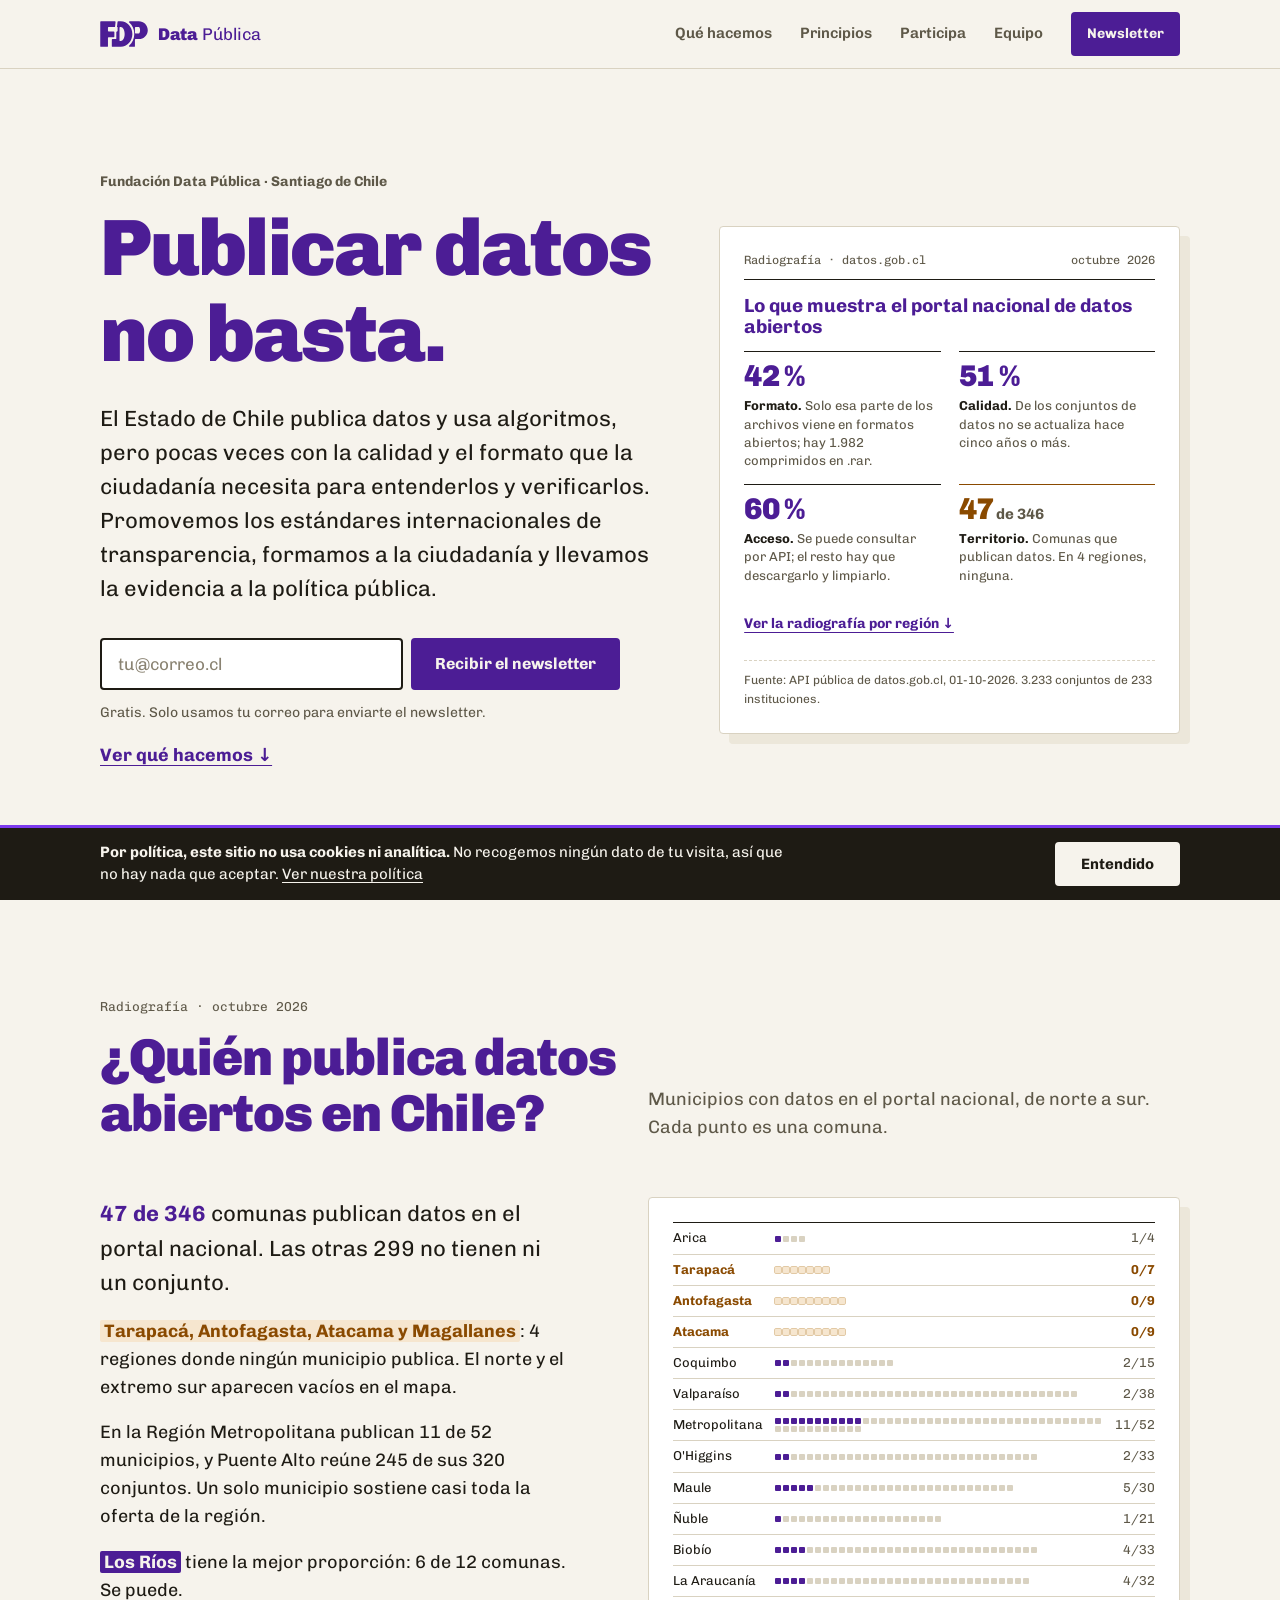
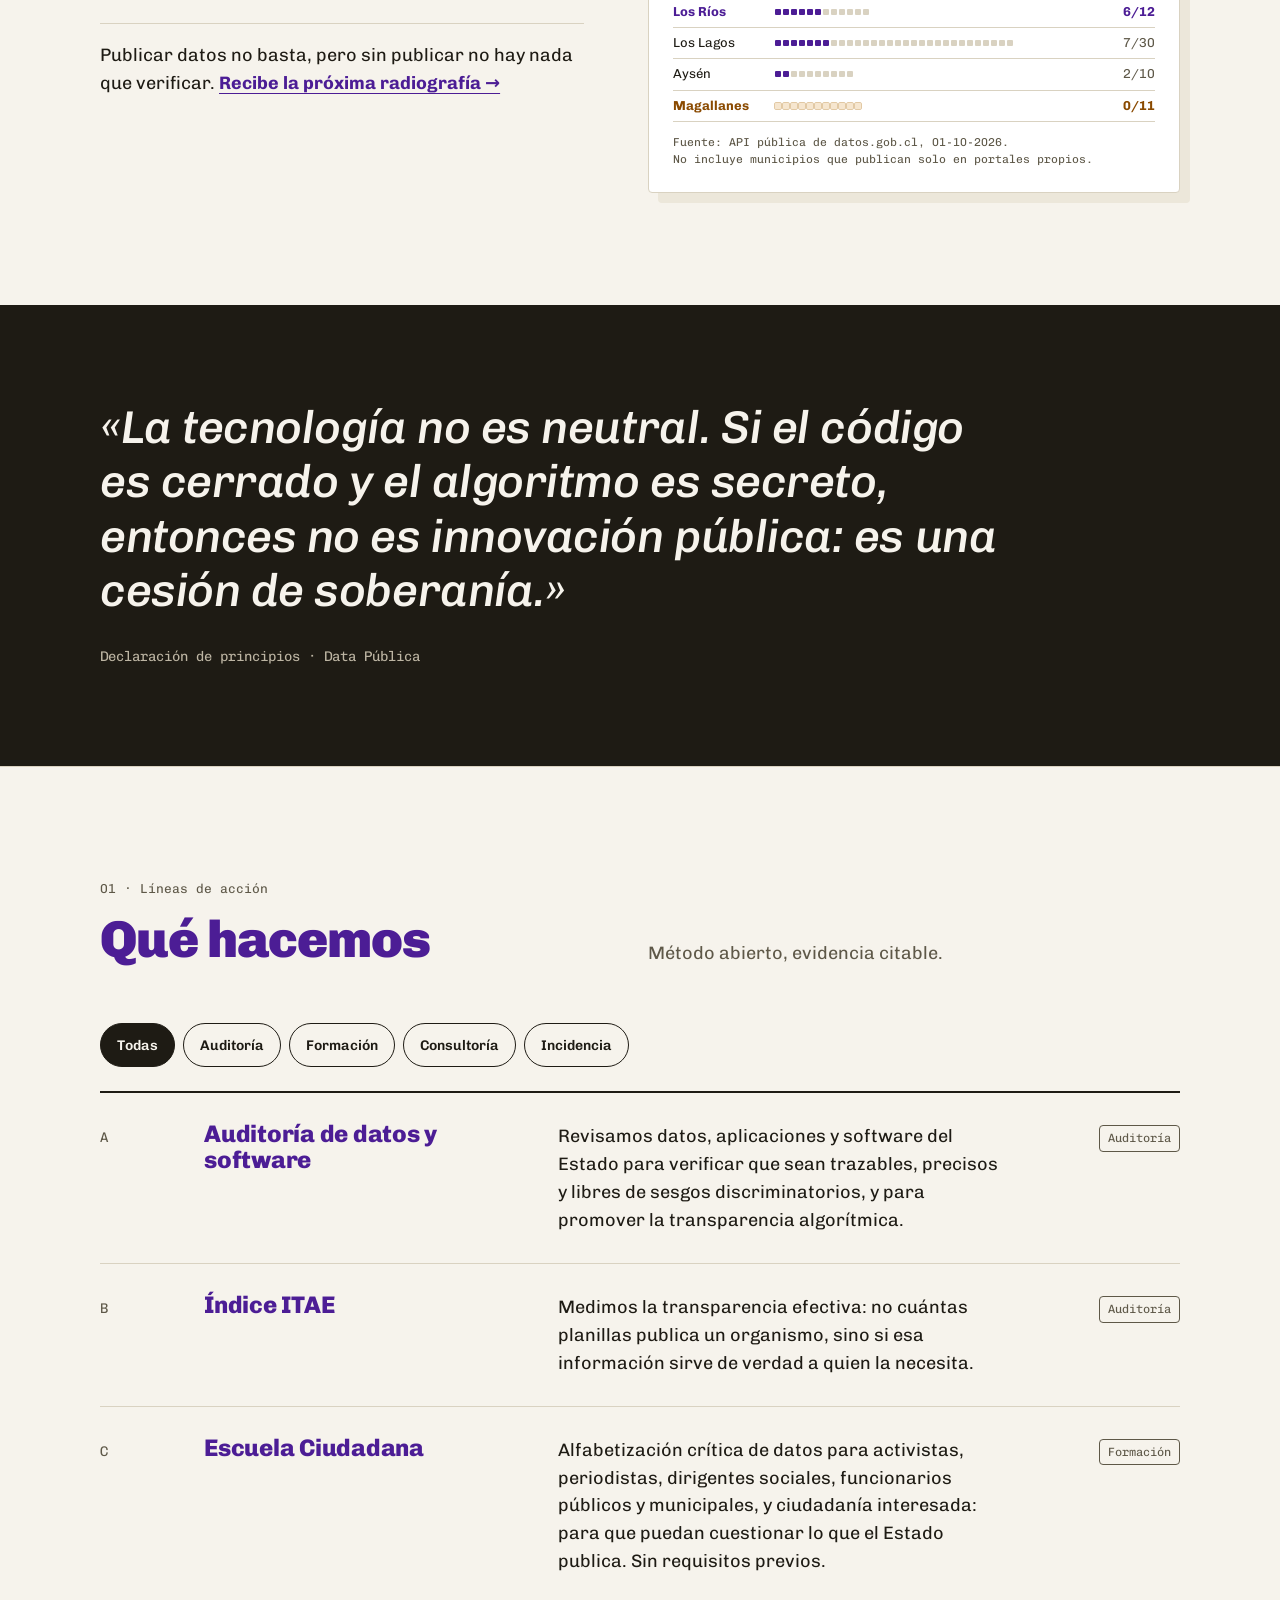
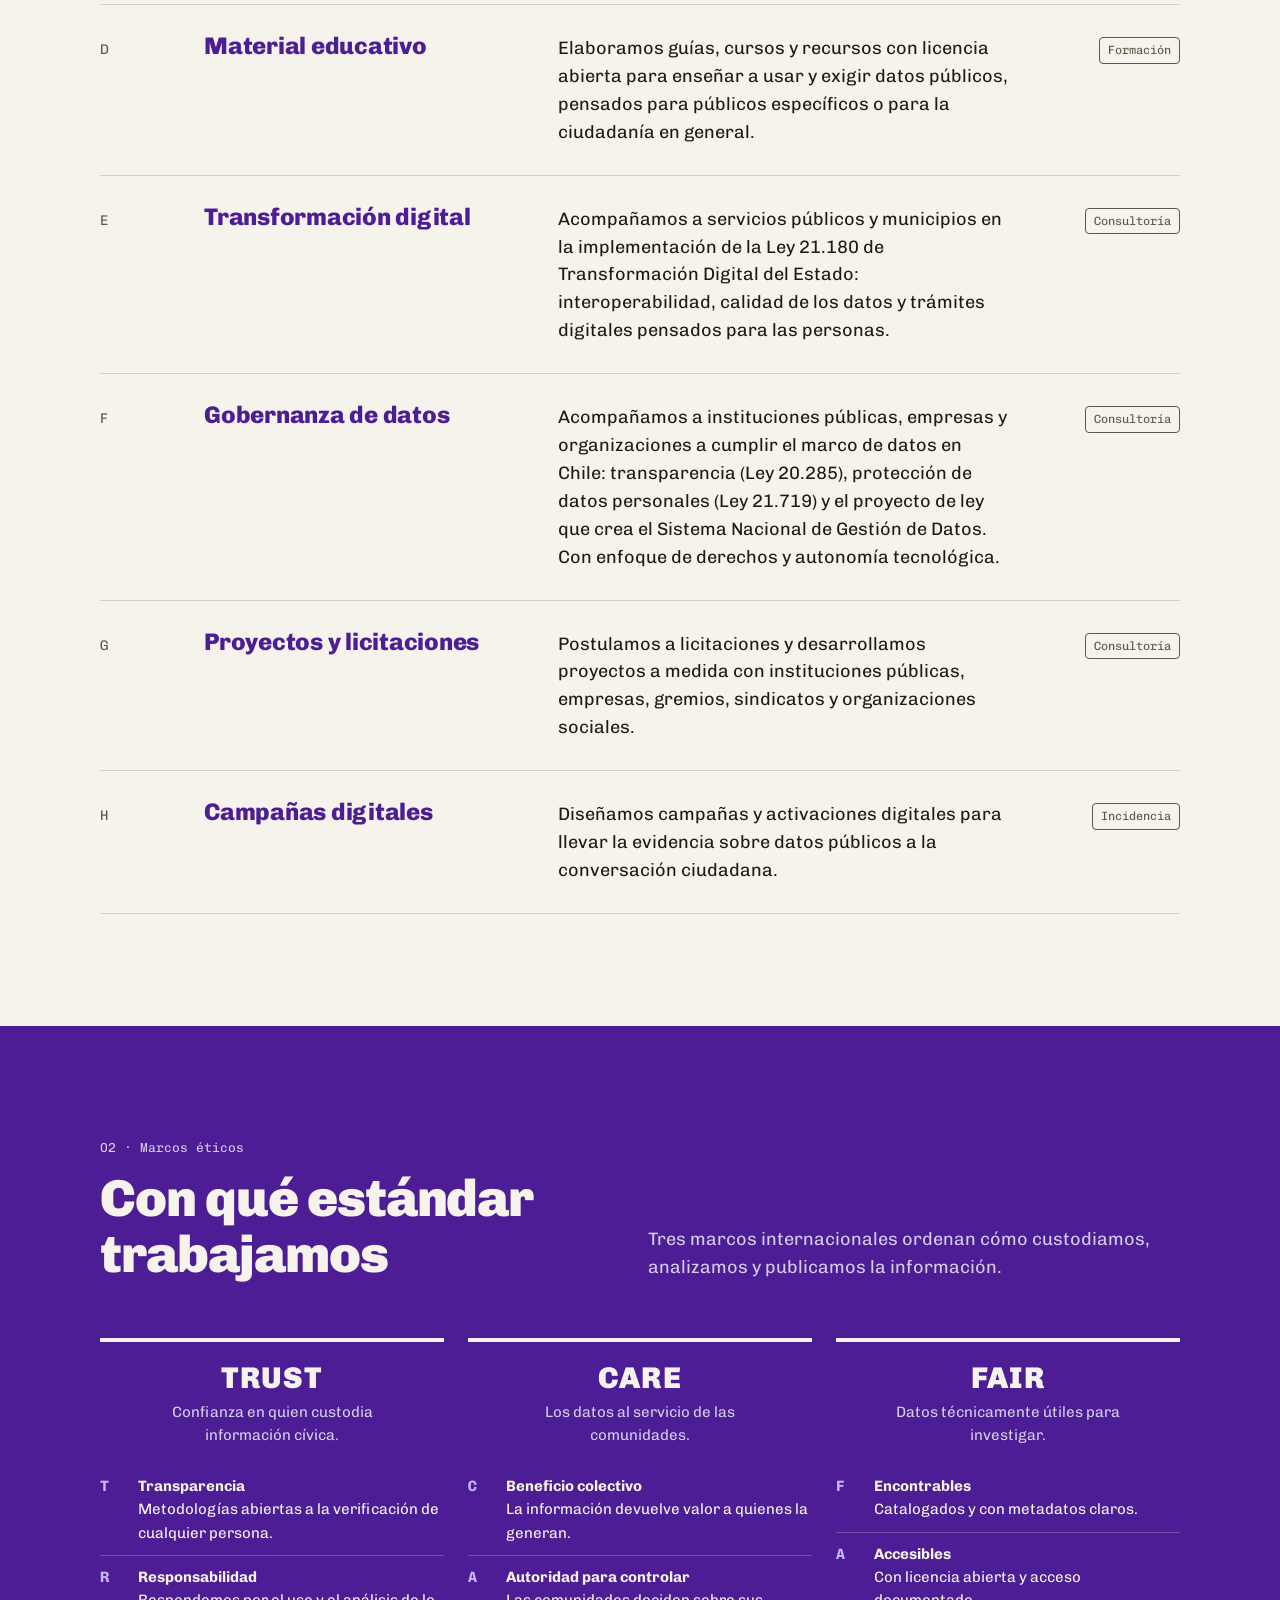
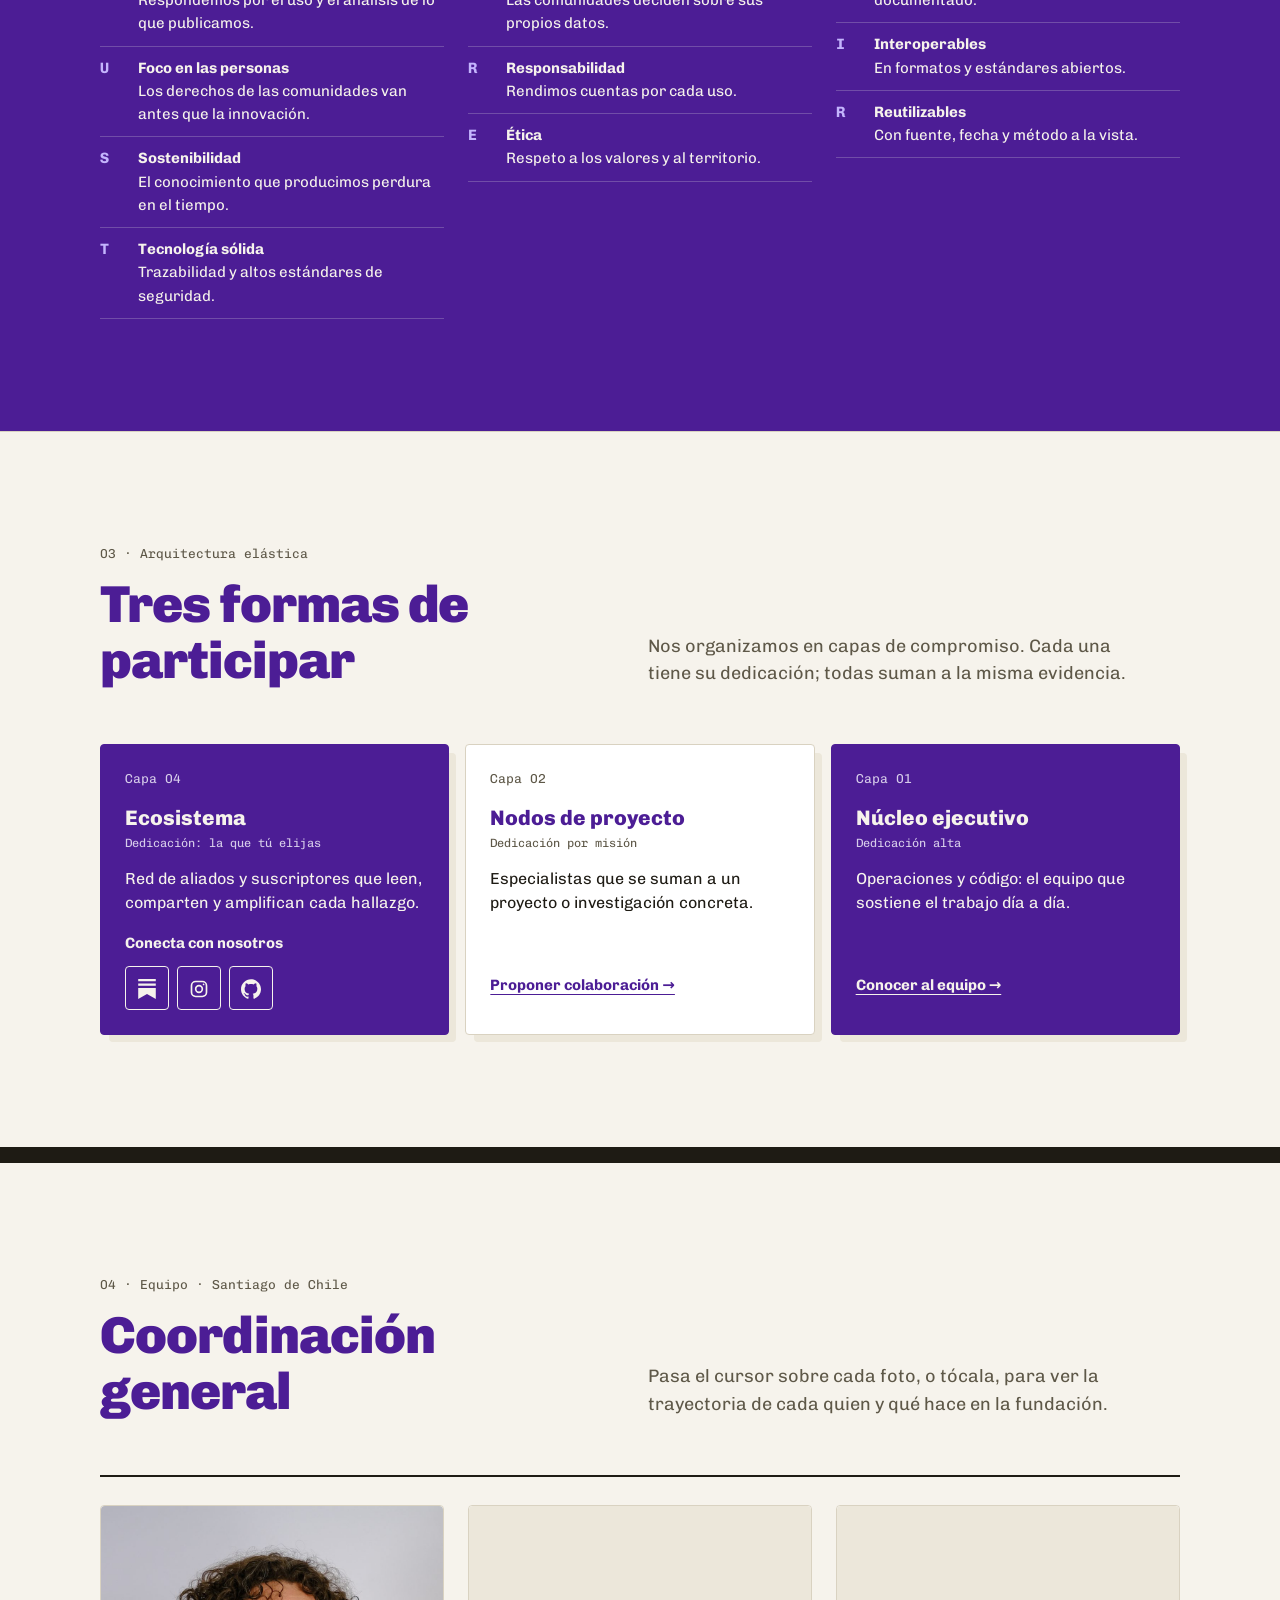
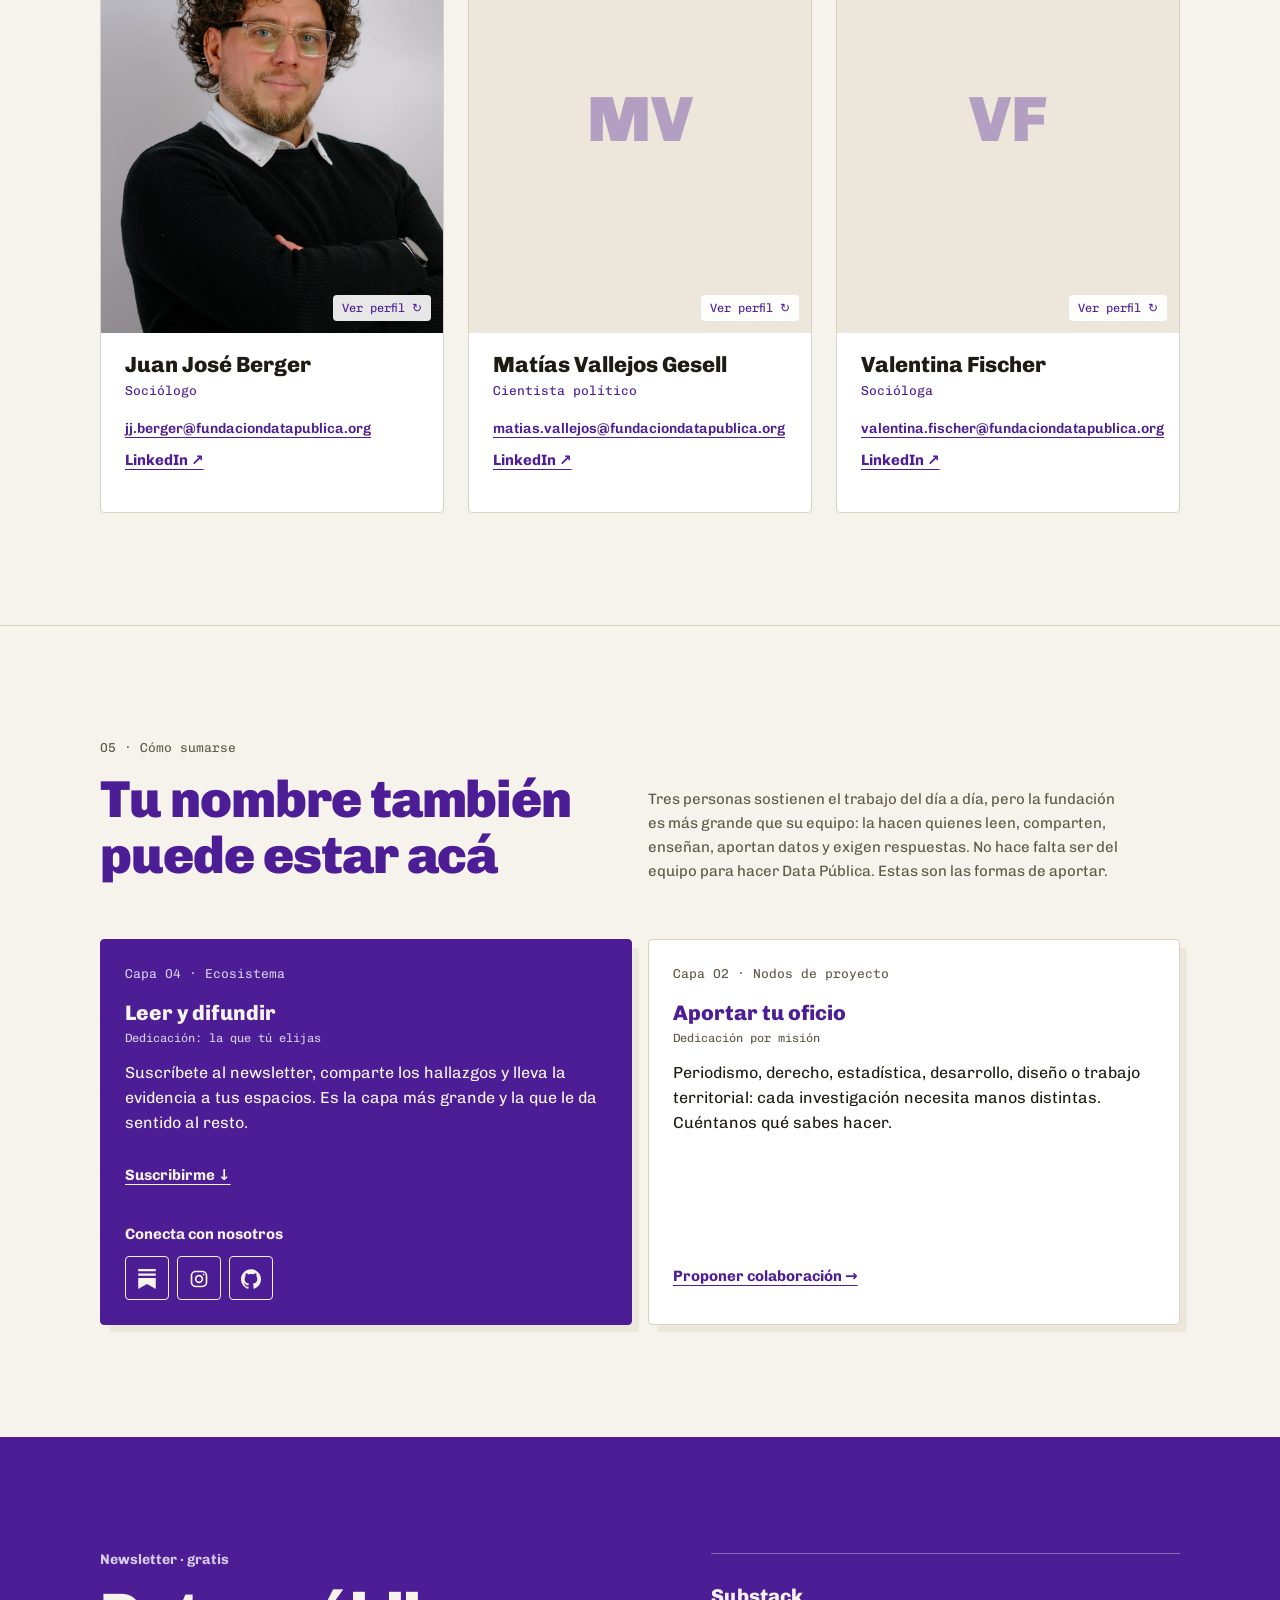
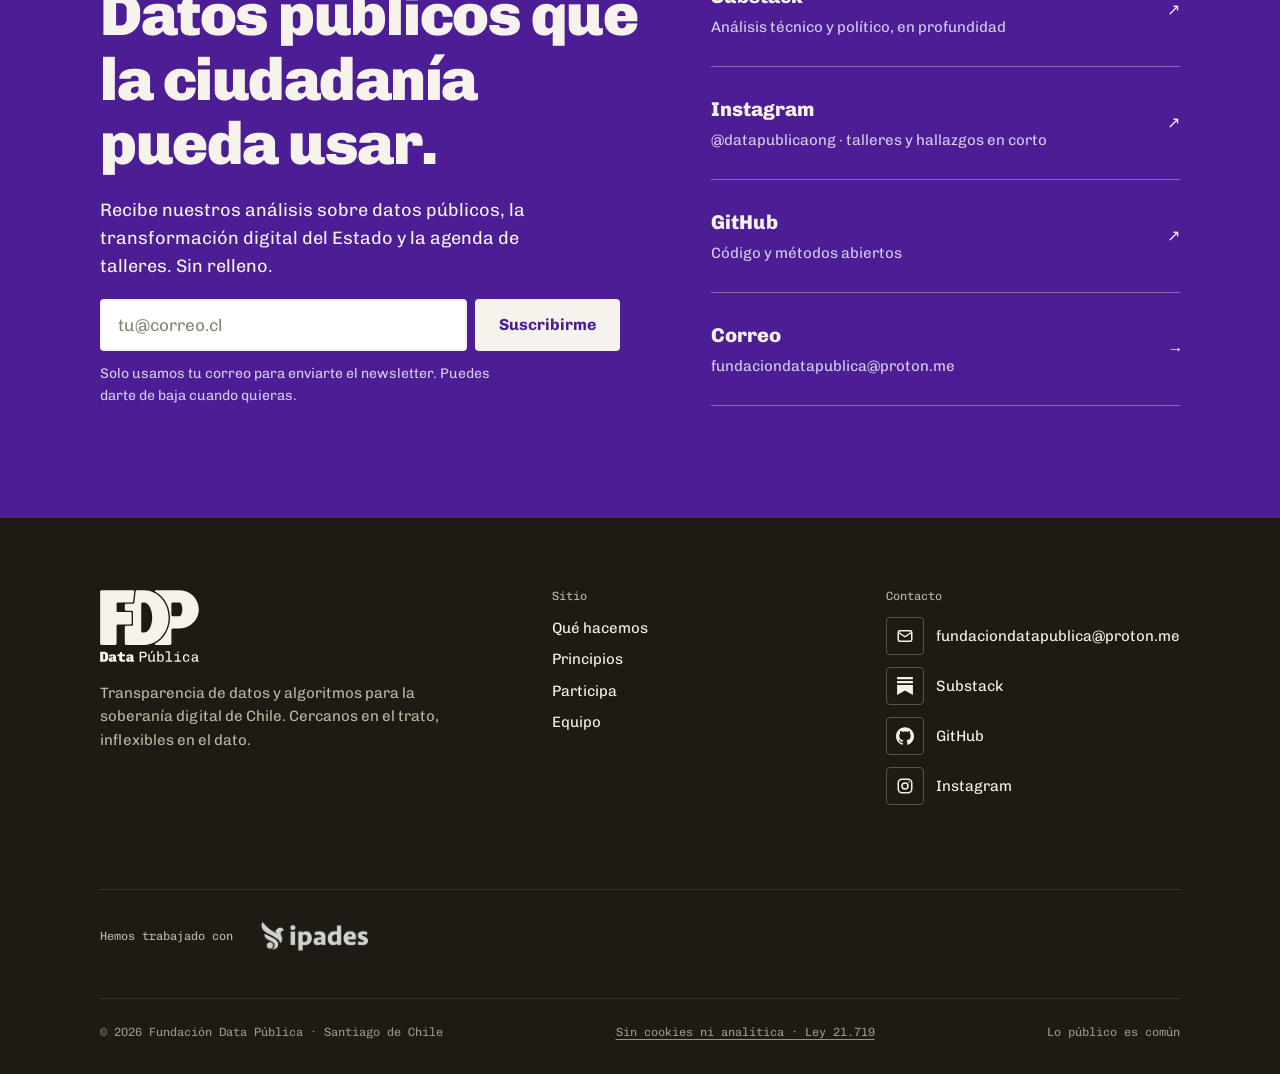
<file: index.html>
<!DOCTYPE html>
<html lang="es">
<head>
    <meta charset="UTF-8">
    <meta name="viewport" content="width=device-width, initial-scale=1.0">
    <title>Data Pública · Publicar datos no basta</title>
    <meta name="description" content="Data Pública promueve que los datos y algoritmos del Estado de Chile alcancen los estándares internacionales de transparencia, y que la ciudadanía pueda encontrarlos, entenderlos y verificarlos.">
    <link rel="canonical" href="https://fundaciondatapublica.org/">
    <meta property="og:type" content="website">
    <meta property="og:site_name" content="Fundación Data Pública">
    <meta property="og:locale" content="es_CL">
    <meta property="og:url" content="https://fundaciondatapublica.org/">
    <meta property="og:title" content="Publicar datos no basta · Data Pública">
    <meta property="og:description" content="Data Pública promueve que los datos y algoritmos del Estado de Chile alcancen los estándares internacionales de transparencia, y que la ciudadanía pueda encontrarlos, entenderlos y verificarlos.">
    <meta property="og:image" content="https://fundaciondatapublica.org/assets/compartir.png?v=1">
    <meta property="og:image:width" content="1200">
    <meta property="og:image:height" content="630">
    <meta property="og:image:alt" content="Publicar datos no basta. Transparencia de datos y algoritmos para la soberanía digital de Chile.">
    <meta name="twitter:card" content="summary_large_image">
    <meta name="theme-color" content="#4C1D95">
    <link rel="icon" href="assets/favicon.svg" type="image/svg+xml">
    <link rel="preload" href="fonts/chivo-latin-wght-normal.woff2" as="font" type="font/woff2" crossorigin>
    <link rel="stylesheet" href="assets/site.css?v=202611040100">
    <script type="application/ld+json">
    [
      {
        "@context": "https://schema.org",
        "@type": [
          "NGO",
          "Organization"
        ],
        "@id": "https://fundaciondatapublica.org/#organizacion",
        "name": "Fundación Data Pública",
        "alternateName": [
          "Data Pública",
          "FDP"
        ],
        "url": "https://fundaciondatapublica.org/",
        "logo": {
          "@type": "ImageObject",
          "url": "https://fundaciondatapublica.org/assets/logo.png",
          "width": 1024,
          "height": 1024
        },
        "image": "https://fundaciondatapublica.org/assets/compartir.png",
        "email": "fundaciondatapublica@proton.me",
        "slogan": "Transparencia de datos y algoritmos para la soberanía digital de Chile",
        "description": "Fundación Data Pública promueve que los datos y algoritmos del Estado de Chile alcancen los estándares internacionales de transparencia, y que la ciudadanía pueda encontrarlos, entenderlos y verificarlos.",
        "address": {
          "@type": "PostalAddress",
          "addressLocality": "Santiago",
          "addressCountry": "CL"
        },
        "areaServed": {
          "@type": "Country",
          "name": "Chile"
        },
        "knowsAbout": [
          "Transparencia algorítmica",
          "Gobernanza de datos",
          "Datos abiertos",
          "Protección de datos personales",
          "Transformación digital del Estado",
          "Alfabetización de datos"
        ],
        "sameAs": [
          "https://fundaciondatapublica.substack.com/",
          "https://www.instagram.com/datapublicaong/",
          "https://github.com/fundaciondatapublica"
        ]
      },
      {
        "@context": "https://schema.org",
        "@type": "WebSite",
        "@id": "https://fundaciondatapublica.org/#sitio",
        "url": "https://fundaciondatapublica.org/",
        "name": "Data Pública",
        "inLanguage": "es-CL",
        "publisher": {
          "@id": "https://fundaciondatapublica.org/#organizacion"
        }
      }
    ]
    </script>
    <script type="application/ld+json">
    {
      "@context": "https://schema.org",
      "@graph": [
        {
          "@type": "Person",
          "name": "Juan José Berger",
          "jobTitle": "Sociólogo · Coordinación general",
          "sameAs": "https://www.linkedin.com/in/jjbergerluis/",
          "worksFor": {
            "@id": "https://fundaciondatapublica.org/#organizacion"
          }
        },
        {
          "@type": "Person",
          "name": "Matías Vallejos Gesell",
          "jobTitle": "Cientista político · Coordinación general",
          "sameAs": "https://www.linkedin.com/in/mat%C3%ADas-vallejos-gesell/",
          "worksFor": {
            "@id": "https://fundaciondatapublica.org/#organizacion"
          }
        },
        {
          "@type": "Person",
          "name": "Valentina Fischer",
          "jobTitle": "Socióloga · Coordinación general",
          "sameAs": "https://www.linkedin.com/in/vfischerd/",
          "worksFor": {
            "@id": "https://fundaciondatapublica.org/#organizacion"
          }
        }
      ]
    }
    </script>
</head>
<body>
    <a class="skip" href="#contenido">Saltar al contenido</a>

    <!-- Navegación -->
    <nav class="nav" aria-label="Principal">
        <div class="wrap">
            <a class="marca" href="#top" aria-label="Data Pública, volver al inicio">
                <img src="assets/compacta.svg" alt="" width="48" height="26">
                <span><b>Data</b> Pública</span>
            </a>
            <div class="nav-links">
                <a class="solo-desk" href="#que-hacemos">Qué hacemos</a>
                <a class="solo-desk" href="#principios">Principios</a>
                <a class="solo-desk" href="#participa">Participa</a>
                <a class="solo-desk" href="#equipo">Equipo</a>
                <details class="menu">
                    <summary>Menú</summary>
                    <div class="menu-panel">
                        <a href="#que-hacemos">Qué hacemos</a>
                        <a href="#radiografia">Radiografía</a>
                        <a href="#principios">Principios</a>
                        <a href="#participa">Participa</a>
                        <a href="#equipo">Equipo</a>
                    </div>
                </details>
                <a class="btn btn-chico" href="#newsletter">Newsletter</a>
            </div>
        </div>
    </nav>

    <main id="contenido">

        <!-- Hero -->
        <header class="hero">
            <div class="wrap">
                <div>
                    <p class="kicker">Fundación Data Pública · Santiago de Chile</p>
                    <h1>Publicar datos no basta.</h1>
                    <p class="bajada">El Estado de Chile publica datos y usa algoritmos, pero pocas veces con la calidad y el formato que la ciudadanía necesita para entenderlos y verificarlos. Promovemos los estándares internacionales de transparencia, formamos a la ciudadanía y llevamos la evidencia a la política pública.</p>

                    <form class="suscribir" action="https://datapublica-suscripciones.datapublica-suscripciones.workers.dev/suscribir" method="post">
                        <input type="hidden" name="pagina" value="inicio">
                        <input class="trampa" style="position:absolute;left:-9999px;width:1px;height:1px;opacity:0" type="text" name="sitio" tabindex="-1" autocomplete="off" aria-hidden="true">
                        <label class="skip" for="email-hero">Correo electrónico</label>
                        <input id="email-hero" type="email" name="email" placeholder="tu@correo.cl" autocomplete="email" required>
                        <button class="btn" type="submit">Recibir el newsletter</button>
                    </form>
                    <p class="nota">Gratis. Solo usamos tu correo para enviarte el newsletter.</p>
                    <p class="acciones"><a href="#que-hacemos">Ver qué hacemos ↓</a></p>
                </div>

                <!-- Radiografía con datos reales: se regenera con _herramientas/radiografia.py -->
                <!-- radiografia-hero:inicio -->
                <figure class="ficha radiografia" aria-labelledby="radiografia-titulo">
                    <div class="ficha-cab"><span>Radiografía · datos.gob.cl</span><span>octubre 2026</span></div>
                    <h3 id="radiografia-titulo">Lo que muestra el portal nacional de datos abiertos</h3>
                    <dl class="cifras">
                        <div><dt>42 %</dt><dd><b>Formato.</b> Solo esa parte de los archivos viene en formatos abiertos; hay 1.982 comprimidos en .rar.</dd></div>
                        <div><dt>51 %</dt><dd><b>Calidad.</b> De los conjuntos de datos no se actualiza hace cinco años o más.</dd></div>
                        <div><dt>60 %</dt><dd><b>Acceso.</b> Se puede consultar por API; el resto hay que descargarlo y limpiarlo.</dd></div>
                        <div class="alerta"><dt>47<small> de 346</small></dt><dd><b>Territorio.</b> Comunas que publican datos. En 4 regiones, ninguna.</dd></div>
                    </dl>
                    <a class="ir" href="#radiografia">Ver la radiografía por región ↓</a>
                    <figcaption class="ficha-pie">Fuente: API pública de datos.gob.cl, 01-10-2026. 3.233 conjuntos de 233 instituciones.</figcaption>
                </figure>
        <!-- radiografia-hero:fin -->
            </div>
        </header>

        <!-- Radiografía por región: se regenera con _herramientas/radiografia.py -->
        <!-- radiografia-seccion:inicio -->
        <section class="seccion" id="radiografia">
            <div class="wrap">
                <div class="seccion-cab">
                    <div>
                        <span class="folio">Radiografía · octubre 2026</span>
                        <h2>¿Quién publica datos abiertos en Chile?</h2>
                    </div>
                    <p>Municipios con datos en el portal nacional, de norte a sur. Cada punto es una comuna.</p>
                </div>
                <div class="radio-grid">
                    <div class="relato">
                        <p class="grande"><b>47 de 346</b> comunas publican datos en el portal nacional. Las otras 299 no tienen ni un conjunto.</p>
                        <p><span class="marca-vacia">Tarapacá, Antofagasta, Atacama y Magallanes</span>: 4 regiones donde ningún municipio publica. El norte y el extremo sur aparecen vacíos en el mapa.</p>
                        <p>En la Región Metropolitana publican 11 de 52 municipios, y Puente Alto reúne 245 de sus 320 conjuntos. Un solo municipio sostiene casi toda la oferta de la región.</p>
                        <p><span class="marca-mejor">Los Ríos</span> tiene la mejor proporción: 6 de 12 comunas. Se puede.</p>
                        <p class="cierre">Publicar datos no basta, pero sin publicar no hay nada que verificar. <a href="#newsletter">Recibe la próxima radiografía →</a></p>
                    </div>
                    <figure class="ficha mapa-ficha">
                        <ol class="mapa" aria-label="Comunas que publican datos, por región, de norte a sur">
                            <li><span class="reg">Arica</span><span class="puntos" aria-hidden="true"><i class="si"></i><i></i><i></i><i></i></span><span class="cuenta">1/4</span></li>
                            <li class="vacia"><span class="reg">Tarapacá</span><span class="puntos" aria-hidden="true"><i></i><i></i><i></i><i></i><i></i><i></i><i></i></span><span class="cuenta">0/7</span></li>
                            <li class="vacia"><span class="reg">Antofagasta</span><span class="puntos" aria-hidden="true"><i></i><i></i><i></i><i></i><i></i><i></i><i></i><i></i><i></i></span><span class="cuenta">0/9</span></li>
                            <li class="vacia"><span class="reg">Atacama</span><span class="puntos" aria-hidden="true"><i></i><i></i><i></i><i></i><i></i><i></i><i></i><i></i><i></i></span><span class="cuenta">0/9</span></li>
                            <li><span class="reg">Coquimbo</span><span class="puntos" aria-hidden="true"><i class="si"></i><i class="si"></i><i></i><i></i><i></i><i></i><i></i><i></i><i></i><i></i><i></i><i></i><i></i><i></i><i></i></span><span class="cuenta">2/15</span></li>
                            <li><span class="reg">Valparaíso</span><span class="puntos" aria-hidden="true"><i class="si"></i><i class="si"></i><i></i><i></i><i></i><i></i><i></i><i></i><i></i><i></i><i></i><i></i><i></i><i></i><i></i><i></i><i></i><i></i><i></i><i></i><i></i><i></i><i></i><i></i><i></i><i></i><i></i><i></i><i></i><i></i><i></i><i></i><i></i><i></i><i></i><i></i><i></i><i></i></span><span class="cuenta">2/38</span></li>
                            <li><span class="reg">Metropolitana</span><span class="puntos" aria-hidden="true"><i class="si"></i><i class="si"></i><i class="si"></i><i class="si"></i><i class="si"></i><i class="si"></i><i class="si"></i><i class="si"></i><i class="si"></i><i class="si"></i><i class="si"></i><i></i><i></i><i></i><i></i><i></i><i></i><i></i><i></i><i></i><i></i><i></i><i></i><i></i><i></i><i></i><i></i><i></i><i></i><i></i><i></i><i></i><i></i><i></i><i></i><i></i><i></i><i></i><i></i><i></i><i></i><i></i><i></i><i></i><i></i><i></i><i></i><i></i><i></i><i></i><i></i><i></i></span><span class="cuenta">11/52</span></li>
                            <li><span class="reg">O'Higgins</span><span class="puntos" aria-hidden="true"><i class="si"></i><i class="si"></i><i></i><i></i><i></i><i></i><i></i><i></i><i></i><i></i><i></i><i></i><i></i><i></i><i></i><i></i><i></i><i></i><i></i><i></i><i></i><i></i><i></i><i></i><i></i><i></i><i></i><i></i><i></i><i></i><i></i><i></i><i></i></span><span class="cuenta">2/33</span></li>
                            <li><span class="reg">Maule</span><span class="puntos" aria-hidden="true"><i class="si"></i><i class="si"></i><i class="si"></i><i class="si"></i><i class="si"></i><i></i><i></i><i></i><i></i><i></i><i></i><i></i><i></i><i></i><i></i><i></i><i></i><i></i><i></i><i></i><i></i><i></i><i></i><i></i><i></i><i></i><i></i><i></i><i></i><i></i></span><span class="cuenta">5/30</span></li>
                            <li><span class="reg">Ñuble</span><span class="puntos" aria-hidden="true"><i class="si"></i><i></i><i></i><i></i><i></i><i></i><i></i><i></i><i></i><i></i><i></i><i></i><i></i><i></i><i></i><i></i><i></i><i></i><i></i><i></i><i></i></span><span class="cuenta">1/21</span></li>
                            <li><span class="reg">Biobío</span><span class="puntos" aria-hidden="true"><i class="si"></i><i class="si"></i><i class="si"></i><i class="si"></i><i></i><i></i><i></i><i></i><i></i><i></i><i></i><i></i><i></i><i></i><i></i><i></i><i></i><i></i><i></i><i></i><i></i><i></i><i></i><i></i><i></i><i></i><i></i><i></i><i></i><i></i><i></i><i></i><i></i></span><span class="cuenta">4/33</span></li>
                            <li><span class="reg">La Araucanía</span><span class="puntos" aria-hidden="true"><i class="si"></i><i class="si"></i><i class="si"></i><i class="si"></i><i></i><i></i><i></i><i></i><i></i><i></i><i></i><i></i><i></i><i></i><i></i><i></i><i></i><i></i><i></i><i></i><i></i><i></i><i></i><i></i><i></i><i></i><i></i><i></i><i></i><i></i><i></i><i></i></span><span class="cuenta">4/32</span></li>
                            <li class="mejor"><span class="reg">Los Ríos</span><span class="puntos" aria-hidden="true"><i class="si"></i><i class="si"></i><i class="si"></i><i class="si"></i><i class="si"></i><i class="si"></i><i></i><i></i><i></i><i></i><i></i><i></i></span><span class="cuenta">6/12</span></li>
                            <li><span class="reg">Los Lagos</span><span class="puntos" aria-hidden="true"><i class="si"></i><i class="si"></i><i class="si"></i><i class="si"></i><i class="si"></i><i class="si"></i><i class="si"></i><i></i><i></i><i></i><i></i><i></i><i></i><i></i><i></i><i></i><i></i><i></i><i></i><i></i><i></i><i></i><i></i><i></i><i></i><i></i><i></i><i></i><i></i><i></i></span><span class="cuenta">7/30</span></li>
                            <li><span class="reg">Aysén</span><span class="puntos" aria-hidden="true"><i class="si"></i><i class="si"></i><i></i><i></i><i></i><i></i><i></i><i></i><i></i><i></i></span><span class="cuenta">2/10</span></li>
                            <li class="vacia"><span class="reg">Magallanes</span><span class="puntos" aria-hidden="true"><i></i><i></i><i></i><i></i><i></i><i></i><i></i><i></i><i></i><i></i><i></i></span><span class="cuenta">0/11</span></li>
                        </ol>
                        <figcaption class="carril">Fuente: API pública de datos.gob.cl, 01-10-2026.<br>No incluye municipios que publican solo en portales propios.</figcaption>
                    </figure>
                </div>
            </div>
        </section>
        <!-- radiografia-seccion:fin -->

        <!-- Declaración de principios -->
        <section class="cita" aria-label="Declaración de principios">
            <div class="wrap">
                <blockquote>
                    <p>«La tecnología no es neutral. Si el código es cerrado y el algoritmo es secreto, entonces no es innovación pública: es una cesión de soberanía.»</p>
                    <cite>Declaración de principios · Data Pública</cite>
                </blockquote>
            </div>
        </section>

        <!-- Qué hacemos -->
        <section class="seccion" id="que-hacemos">
            <div class="wrap">
                <div class="seccion-cab">
                    <div>
                        <span class="folio">01 · Líneas de acción</span>
                        <h2>Qué hacemos</h2>
                    </div>
                    <p>Método abierto, evidencia citable.</p>
                </div>

                <div class="filtros" role="group" aria-label="Filtrar líneas de acción">
                    <button type="button" data-filtro="todas" aria-pressed="true">Todas</button>
                    <button type="button" data-filtro="auditoria" aria-pressed="false">Auditoría</button>
                    <button type="button" data-filtro="formacion" aria-pressed="false">Formación</button>
                    <button type="button" data-filtro="consultoria" aria-pressed="false">Consultoría</button>
                    <button type="button" data-filtro="incidencia" aria-pressed="false">Incidencia</button>
                </div>

                <div class="lineas">
                    <article class="linea" data-tipo="auditoria">
                        <span class="num">A</span>
                        <h3>Auditoría de datos y software</h3>
                        <p>Revisamos datos, aplicaciones y software del Estado para verificar que sean trazables, precisos y libres de sesgos discriminatorios, y para promover la transparencia algorítmica.</p>
                        <span class="etiqueta">Auditoría</span>
                    </article>
                    <article class="linea" data-tipo="auditoria">
                        <span class="num">B</span>
                        <h3>Índice ITAE</h3>
                        <p>Medimos la transparencia efectiva: no cuántas planillas publica un organismo, sino si esa información sirve de verdad a quien la necesita.</p>
                        <span class="etiqueta">Auditoría</span>
                    </article>
                    <article class="linea" data-tipo="formacion">
                        <span class="num">C</span>
                        <h3>Escuela Ciudadana</h3>
                        <p>Alfabetización crítica de datos para activistas, periodistas, dirigentes sociales, funcionarios públicos y municipales, y ciudadanía interesada: para que puedan cuestionar lo que el Estado publica. Sin requisitos previos.</p>
                        <span class="etiqueta">Formación</span>
                    </article>
                    <article class="linea" data-tipo="formacion">
                        <span class="num">D</span>
                        <h3>Material educativo</h3>
                        <p>Elaboramos guías, cursos y recursos con licencia abierta para enseñar a usar y exigir datos públicos, pensados para públicos específicos o para la ciudadanía en general.</p>
                        <span class="etiqueta">Formación</span>
                    </article>
                    <article class="linea" data-tipo="consultoria">
                        <span class="num">E</span>
                        <h3>Transformación digital</h3>
                        <p>Acompañamos a servicios públicos y municipios en la implementación de la Ley 21.180 de Transformación Digital del Estado: interoperabilidad, calidad de los datos y trámites digitales pensados para las personas.</p>
                        <span class="etiqueta">Consultoría</span>
                    </article>
                    <article class="linea" data-tipo="consultoria">
                        <span class="num">F</span>
                        <h3>Gobernanza de datos</h3>
                        <p>Acompañamos a instituciones públicas, empresas y organizaciones a cumplir el marco de datos en Chile: transparencia (Ley 20.285), protección de datos personales (Ley 21.719) y el proyecto de ley que crea el Sistema Nacional de Gestión de Datos. Con enfoque de derechos y autonomía tecnológica.</p>
                        <span class="etiqueta">Consultoría</span>
                    </article>
                    <article class="linea" data-tipo="consultoria">
                        <span class="num">G</span>
                        <h3>Proyectos y licitaciones</h3>
                        <p>Postulamos a licitaciones y desarrollamos proyectos a medida con instituciones públicas, empresas, gremios, sindicatos y organizaciones sociales.</p>
                        <span class="etiqueta">Consultoría</span>
                    </article>
                    <article class="linea" data-tipo="incidencia">
                        <span class="num">H</span>
                        <h3>Campañas digitales</h3>
                        <p>Diseñamos campañas y activaciones digitales para llevar la evidencia sobre datos públicos a la conversación ciudadana.</p>
                        <span class="etiqueta">Incidencia</span>
                    </article>
                </div>
            </div>
        </section>

<!-- Principios -->
        <section class="seccion franja" id="principios">
            <div class="wrap">
                <div class="seccion-cab">
                    <div>
                        <span class="folio">02 · Marcos éticos</span>
                        <h2>Con qué estándar trabajamos</h2>
                    </div>
                    <p>Tres marcos internacionales ordenan cómo custodiamos, analizamos y publicamos la información.</p>
                </div>
                <div class="marcos">
                    <div class="marco">
                        <h3>TRUST</h3>
                        <p class="sub">Confianza en quien custodia información cívica.</p>
                        <dl>
                            <div><dt>T</dt><dd><b>Transparencia</b>Metodologías abiertas a la verificación de cualquier persona.</dd></div>
                            <div><dt>R</dt><dd><b>Responsabilidad</b>Respondemos por el uso y el análisis de lo que publicamos.</dd></div>
                            <div><dt>U</dt><dd><b>Foco en las personas</b>Los derechos de las comunidades van antes que la innovación.</dd></div>
                            <div><dt>S</dt><dd><b>Sostenibilidad</b>El conocimiento que producimos perdura en el tiempo.</dd></div>
                            <div><dt>T</dt><dd><b>Tecnología sólida</b>Trazabilidad y altos estándares de seguridad.</dd></div>
                        </dl>
                    </div>
                    <div class="marco">
                        <h3>CARE</h3>
                        <p class="sub">Los datos al servicio de las comunidades.</p>
                        <dl>
                            <div><dt>C</dt><dd><b>Beneficio colectivo</b>La información devuelve valor a quienes la generan.</dd></div>
                            <div><dt>A</dt><dd><b>Autoridad para controlar</b>Las comunidades deciden sobre sus propios datos.</dd></div>
                            <div><dt>R</dt><dd><b>Responsabilidad</b>Rendimos cuentas por cada uso.</dd></div>
                            <div><dt>E</dt><dd><b>Ética</b>Respeto a los valores y al territorio.</dd></div>
                        </dl>
                    </div>
                    <div class="marco">
                        <h3>FAIR</h3>
                        <p class="sub">Datos técnicamente útiles para investigar.</p>
                        <dl>
                            <div><dt>F</dt><dd><b>Encontrables</b>Catalogados y con metadatos claros.</dd></div>
                            <div><dt>A</dt><dd><b>Accesibles</b>Con licencia abierta y acceso documentado.</dd></div>
                            <div><dt>I</dt><dd><b>Interoperables</b>En formatos y estándares abiertos.</dd></div>
                            <div><dt>R</dt><dd><b>Reutilizables</b>Con fuente, fecha y método a la vista.</dd></div>
                        </dl>
                    </div>
                </div>
            </div>
        </section>

        <!-- Participa -->
        <section class="seccion" id="participa">
            <div class="wrap">
                <div class="seccion-cab">
                    <div>
                        <span class="folio">03 · Arquitectura elástica</span>
                        <h2>Tres formas de participar</h2>
                    </div>
                    <p>Nos organizamos en capas de compromiso. Cada una tiene su dedicación; todas suman a la misma evidencia.</p>
                </div>
                <div class="capas tres">
                    <article class="capa destacada">
                        <span class="num">Capa 04</span>
                        <h3>Ecosistema</h3>
                        <p class="dedic">Dedicación: la que tú elijas</p>
                        <p>Red de aliados y suscriptores que leen, comparten y amplifican cada hallazgo.</p>
                        <div class="redes">
                            <p>Conecta con nosotros</p>
                            <ul>
                                <li><a href="https://substack.com/@fundaciondatapublica" target="_blank" rel="noopener" aria-label="Substack" title="Substack"><svg width="20" height="20" viewBox="0 0 24 24" aria-hidden="true" fill="currentColor"><path d="M22.539 8.242H1.46V5.406h21.08v2.836zM1.46 10.812V24L12 18.11 22.54 24V10.812H1.46zM22.54 0H1.46v2.836h21.08V0z"/></svg></a></li>
                                <li><a href="https://www.instagram.com/datapublicaong/" target="_blank" rel="noopener" aria-label="Instagram" title="Instagram"><svg width="20" height="20" viewBox="0 0 24 24" aria-hidden="true" fill="none" stroke="currentColor" stroke-width="2"><rect x="3" y="3" width="18" height="18" rx="5"/><circle cx="12" cy="12" r="4"/><circle cx="17.5" cy="6.5" r="1" fill="currentColor" stroke="none"/></svg></a></li>
                                <li><a href="https://github.com/fundaciondatapublica" target="_blank" rel="noopener" aria-label="GitHub" title="GitHub"><svg width="20" height="20" viewBox="0 0 24 24" aria-hidden="true" fill="currentColor"><path d="M12 .297c-6.63 0-12 5.373-12 12 0 5.303 3.438 9.8 8.205 11.385.6.113.82-.258.82-.577 0-.285-.01-1.04-.015-2.04-3.338.724-4.042-1.61-4.042-1.61C4.422 18.07 3.633 17.7 3.633 17.7c-1.087-.744.084-.729.084-.729 1.205.084 1.838 1.236 1.838 1.236 1.07 1.835 2.809 1.305 3.495.998.108-.776.417-1.305.76-1.605-2.665-.3-5.466-1.332-5.466-5.93 0-1.31.465-2.38 1.235-3.22-.135-.303-.54-1.523.105-3.176 0 0 1.005-.322 3.3 1.23.96-.267 1.98-.399 3-.405 1.02.006 2.04.138 3 .405 2.28-1.552 3.285-1.23 3.285-1.23.645 1.653.24 2.873.12 3.176.765.84 1.23 1.91 1.23 3.22 0 4.61-2.805 5.625-5.475 5.92.42.36.81 1.096.81 2.22 0 1.606-.015 2.896-.015 3.286 0 .315.21.69.825.57C20.565 22.092 24 17.592 24 12.297c0-6.627-5.373-12-12-12"/></svg></a></li>
                            </ul>
                        </div>
                    </article>
                    <article class="capa">
                        <span class="num">Capa 02</span>
                        <h3>Nodos de proyecto</h3>
                        <p class="dedic">Dedicación por misión</p>
                        <p>Especialistas que se suman a un proyecto o investigación concreta.</p>
                        <a href="mailto:fundaciondatapublica@proton.me?subject=Nodos%20de%20proyecto">Proponer colaboración →</a>
                    </article>
                    <article class="capa destacada">
                        <span class="num">Capa 01</span>
                        <h3>Núcleo ejecutivo</h3>
                        <p class="dedic">Dedicación alta</p>
                        <p>Operaciones y código: el equipo que sostiene el trabajo día a día.</p>
                        <a href="#equipo">Conocer al equipo →</a>
                    </article>
                </div>
            </div>
        </section>

        <!-- Newsletter y canales -->
        <!-- 04 · Equipo -->
        <section class="seccion equipo" id="equipo">
            <div class="wrap">
                <div class="seccion-cab">
                    <div>
                        <span class="folio">04 · Equipo · Santiago de Chile</span>
                        <h2>Coordinación general</h2>
                    </div>
                    <p>Pasa el cursor sobre cada foto, o tócala, para ver la trayectoria de cada quien y qué hace en la fundación.</p>
                </div>
                <div class="personas">
                    <article class="persona">
                        <div class="giro" tabindex="0">
                            <div class="giro-int">
                                <div class="cara frente">
                                    <img src="assets/equipo/juan-jose-berger.jpg" alt="Retrato de Juan José Berger" width="960" height="1200" loading="lazy">
                                    <span class="girar" aria-hidden="true">Ver perfil ↻</span>
                                </div>
                                <div class="cara dorso">
                                    <img class="difusa" src="assets/equipo/juan-jose-berger.jpg" alt="" loading="lazy">
                                    <p>Experiencia en coordinación de proyectos y fortalecimiento institucional en el sector público y la educación superior. Trabajó en la Subsecretaría de Desarrollo Regional (SUBDERE), en programas de modernización del Estado, y coordinó programas en la Facultad de Gobierno de la Universidad de Chile. Es Magíster en Comunicación Social (Universidad de Chile) y se formó en ciencia de datos en la Pontificia Universidad Católica. En Data Pública se encarga del cumplimiento y el financiamiento, y articula las alianzas que permiten sostener el trabajo por la transparencia y los datos públicos.</p>
                                </div>
                            </div>
                        </div>
                        <h3>Juan José Berger</h3>
                        <p class="cargo">Sociólogo</p>
                        <p class="enlaces"><a class="correo" href="mailto:jj.berger@fundaciondatapublica.org">jj.berger@fundaciondatapublica.org</a><br><a href="https://www.linkedin.com/in/jjbergerluis/" target="_blank" rel="noopener">LinkedIn ↗</a></p>
                    </article>
                    <article class="persona">
                        <div class="giro" tabindex="0">
                            <div class="giro-int">
                                <div class="cara frente">
                                    <span class="ini" aria-hidden="true">MV</span>
                                    <span class="girar" aria-hidden="true">Ver perfil ↻</span>
                                </div>
                                <div class="cara dorso">
                                    <p>En Data Pública se encarga de la administración: la constitución legal, los estatutos y la gestión interna de la fundación.</p>
                                </div>
                            </div>
                        </div>
                        <h3>Matías Vallejos Gesell</h3>
                        <p class="cargo">Cientista político</p>
                        <p class="enlaces"><a class="correo" href="mailto:matias.vallejos@fundaciondatapublica.org">matias.vallejos@fundaciondatapublica.org</a><br><a href="https://www.linkedin.com/in/mat%C3%ADas-vallejos-gesell/" target="_blank" rel="noopener">LinkedIn ↗</a></p>
                    </article>
                    <article class="persona">
                        <!-- Tarjeta que gira: al frente la foto, al dorso la biografía sobre la foto difuminada.
                             Al dorso: resumen del CV y lo que hace en la fundación, con el texto de Valentina como modelo. Con foto: <img> en el frente y <img class="difusa" alt=""> en el dorso. -->
                        <div class="giro" tabindex="0">
                            <div class="giro-int">
                                <div class="cara frente">
                                    <span class="ini" aria-hidden="true">VF</span>
                                    <span class="girar" aria-hidden="true">Ver perfil ↻</span>
                                </div>
                                <div class="cara dorso">
                                    <p>Más de ocho años de experiencia en investigación, análisis de datos y gestión de proyectos en el sector público y privado. Trabajó en la Subsecretaría de Prevención del Delito, donde coordinó la articulación entre organismos públicos y lideró equipos para la implementación de la Ley 21.659. Es Magíster en Sociología y Demografía (Universitat Pompeu Fabra) y se formó en análisis de datos en Adalab, España. En Data Pública aporta rigor metodológico y experiencia en articulación intersectorial para convertir evidencia en política pública.</p>
                                </div>
                            </div>
                        </div>
                        <h3>Valentina Fischer</h3>
                        <p class="cargo">Socióloga</p>
                        <p class="enlaces"><a class="correo" href="mailto:valentina.fischer@fundaciondatapublica.org">valentina.fischer@fundaciondatapublica.org</a><br><a href="https://www.linkedin.com/in/vfischerd/" target="_blank" rel="noopener">LinkedIn ↗</a></p>
                    </article>
                </div>
            </div>
        </section>

        <!-- 05 · Cómo sumarse -->
        <section class="seccion" id="sumarse">
            <div class="wrap">
                <div class="seccion-cab">
                    <div>
                        <span class="folio">05 · Cómo sumarse</span>
                        <h2>Tu nombre también puede estar acá</h2>
                    </div>
                    <p>Tres personas sostienen el trabajo del día a día, pero la fundación es más grande que su equipo: la hacen quienes leen, comparten, enseñan, aportan datos y exigen respuestas. No hace falta ser del equipo para hacer Data Pública. Estas son las formas de aportar.</p>
                </div>
                <div class="capas dos">
                    <article class="capa destacada">
                        <span class="num">Capa 04 · Ecosistema</span>
                        <h3>Leer y difundir</h3>
                        <p class="dedic">Dedicación: la que tú elijas</p>
                        <p>Suscríbete al newsletter, comparte los hallazgos y lleva la evidencia a tus espacios. Es la capa más grande y la que le da sentido al resto.</p>
                        <a href="#newsletter">Suscribirme ↓</a>
                        <div class="redes">
                            <p>Conecta con nosotros</p>
                            <ul>
                                <li><a href="https://substack.com/@fundaciondatapublica" target="_blank" rel="noopener" aria-label="Substack" title="Substack"><svg width="20" height="20" viewBox="0 0 24 24" aria-hidden="true" fill="currentColor"><path d="M22.539 8.242H1.46V5.406h21.08v2.836zM1.46 10.812V24L12 18.11 22.54 24V10.812H1.46zM22.54 0H1.46v2.836h21.08V0z"/></svg></a></li>
                                <li><a href="https://www.instagram.com/datapublicaong/" target="_blank" rel="noopener" aria-label="Instagram" title="Instagram"><svg width="20" height="20" viewBox="0 0 24 24" aria-hidden="true" fill="none" stroke="currentColor" stroke-width="2"><rect x="3" y="3" width="18" height="18" rx="5"/><circle cx="12" cy="12" r="4"/><circle cx="17.5" cy="6.5" r="1" fill="currentColor" stroke="none"/></svg></a></li>
                                <li><a href="https://github.com/fundaciondatapublica" target="_blank" rel="noopener" aria-label="GitHub" title="GitHub"><svg width="20" height="20" viewBox="0 0 24 24" aria-hidden="true" fill="currentColor"><path d="M12 .297c-6.63 0-12 5.373-12 12 0 5.303 3.438 9.8 8.205 11.385.6.113.82-.258.82-.577 0-.285-.01-1.04-.015-2.04-3.338.724-4.042-1.61-4.042-1.61C4.422 18.07 3.633 17.7 3.633 17.7c-1.087-.744.084-.729.084-.729 1.205.084 1.838 1.236 1.838 1.236 1.07 1.835 2.809 1.305 3.495.998.108-.776.417-1.305.76-1.605-2.665-.3-5.466-1.332-5.466-5.93 0-1.31.465-2.38 1.235-3.22-.135-.303-.54-1.523.105-3.176 0 0 1.005-.322 3.3 1.23.96-.267 1.98-.399 3-.405 1.02.006 2.04.138 3 .405 2.28-1.552 3.285-1.23 3.285-1.23.645 1.653.24 2.873.12 3.176.765.84 1.23 1.91 1.23 3.22 0 4.61-2.805 5.625-5.475 5.92.42.36.81 1.096.81 2.22 0 1.606-.015 2.896-.015 3.286 0 .315.21.69.825.57C20.565 22.092 24 17.592 24 12.297c0-6.627-5.373-12-12-12"/></svg></a></li>
                            </ul>
                        </div>
                    </article>
                    <article class="capa">
                        <span class="num">Capa 02 · Nodos de proyecto</span>
                        <h3>Aportar tu oficio</h3>
                        <p class="dedic">Dedicación por misión</p>
                        <p>Periodismo, derecho, estadística, desarrollo, diseño o trabajo territorial: cada investigación necesita manos distintas. Cuéntanos qué sabes hacer.</p>
                        <a href="mailto:fundaciondatapublica@proton.me?subject=Quiero%20aportar%20en%20un%20proyecto">Proponer colaboración →</a>
                    </article>
                </div>
            </div>
        </section>

        <section class="boletin" id="newsletter">
            <div class="wrap">
                <div>
                    <p class="kicker">Newsletter · gratis</p>
                    <h2>Datos públicos que la ciudadanía pueda usar.</h2>
                    <p>Recibe nuestros análisis sobre datos públicos, la transformación digital del Estado y la agenda de talleres. Sin relleno.</p>
                    <form class="suscribir" action="https://datapublica-suscripciones.datapublica-suscripciones.workers.dev/suscribir" method="post">
                        <input type="hidden" name="pagina" value="inicio">
                        <input class="trampa" style="position:absolute;left:-9999px;width:1px;height:1px;opacity:0" type="text" name="sitio" tabindex="-1" autocomplete="off" aria-hidden="true">
                        <label class="skip" for="email-boletin">Correo electrónico</label>
                        <input id="email-boletin" type="email" name="email" placeholder="tu@correo.cl" autocomplete="email" required>
                        <button class="btn" type="submit">Suscribirme</button>
                    </form>
                    <p class="nota">Solo usamos tu correo para enviarte el newsletter. Puedes darte de baja cuando quieras.</p>
                </div>
                <ul class="canales" aria-label="Canales">
                    <li><a href="https://substack.com/@fundaciondatapublica" target="_blank" rel="noopener"><b>Substack</b><small>Análisis técnico y político, en profundidad</small><span class="flecha">↗</span></a></li>
                    <li><a href="https://www.instagram.com/datapublicaong/" target="_blank" rel="noopener"><b>Instagram</b><small>@datapublicaong · talleres y hallazgos en corto</small><span class="flecha">↗</span></a></li>
                    <li><a href="https://github.com/fundaciondatapublica" target="_blank" rel="noopener"><b>GitHub</b><small>Código y métodos abiertos</small><span class="flecha">↗</span></a></li>
                    <li><a href="mailto:fundaciondatapublica@proton.me"><b>Correo</b><small>fundaciondatapublica@proton.me</small><span class="flecha">→</span></a></li>
                </ul>
            </div>
        </section>

    </main>

    <!-- Pie -->
    <footer class="pie">
        <div class="wrap">
            <div class="cols">
                <div>
                    <img src="assets/imagotipo-negativo.svg" alt="Data Pública" width="99" height="72">
                    <p>Transparencia de datos y algoritmos para la soberanía digital de Chile. Cercanos en el trato, inflexibles en el dato.</p>
                </div>
                <div>
                    <h4>Sitio</h4>
                    <ul>
                        <li><a href="#que-hacemos">Qué hacemos</a></li>
                        <li><a href="#principios">Principios</a></li>
                        <li><a href="#participa">Participa</a></li>
                        <li><a href="#equipo">Equipo</a></li>
                    </ul>
                </div>
                <div>
                    <h4>Contacto</h4>
                    <ul class="contacto">
                        <li><a href="mailto:fundaciondatapublica@proton.me"><span class="ico"><svg width="20" height="20" viewBox="0 0 24 24" aria-hidden="true" fill="none" stroke="currentColor" stroke-width="2" stroke-linejoin="round"><rect x="3" y="5" width="18" height="14" rx="2"/><path d="m3 7 9 6 9-6"/></svg></span><span>fundaciondatapublica@proton.me</span></a></li>
                        <li><a href="https://substack.com/@fundaciondatapublica" target="_blank" rel="noopener"><span class="ico"><svg width="20" height="20" viewBox="0 0 24 24" aria-hidden="true" fill="currentColor"><path d="M22.539 8.242H1.46V5.406h21.08v2.836zM1.46 10.812V24L12 18.11 22.54 24V10.812H1.46zM22.54 0H1.46v2.836h21.08V0z"/></svg></span><span>Substack</span></a></li>
                        <li><a href="https://github.com/fundaciondatapublica" target="_blank" rel="noopener"><span class="ico"><svg width="20" height="20" viewBox="0 0 24 24" aria-hidden="true" fill="currentColor"><path d="M12 .297c-6.63 0-12 5.373-12 12 0 5.303 3.438 9.8 8.205 11.385.6.113.82-.258.82-.577 0-.285-.01-1.04-.015-2.04-3.338.724-4.042-1.61-4.042-1.61C4.422 18.07 3.633 17.7 3.633 17.7c-1.087-.744.084-.729.084-.729 1.205.084 1.838 1.236 1.838 1.236 1.07 1.835 2.809 1.305 3.495.998.108-.776.417-1.305.76-1.605-2.665-.3-5.466-1.332-5.466-5.93 0-1.31.465-2.38 1.235-3.22-.135-.303-.54-1.523.105-3.176 0 0 1.005-.322 3.3 1.23.96-.267 1.98-.399 3-.405 1.02.006 2.04.138 3 .405 2.28-1.552 3.285-1.23 3.285-1.23.645 1.653.24 2.873.12 3.176.765.84 1.23 1.91 1.23 3.22 0 4.61-2.805 5.625-5.475 5.92.42.36.81 1.096.81 2.22 0 1.606-.015 2.896-.015 3.286 0 .315.21.69.825.57C20.565 22.092 24 17.592 24 12.297c0-6.627-5.373-12-12-12"/></svg></span><span>GitHub</span></a></li>
                        <li><a href="https://www.instagram.com/datapublicaong/" target="_blank" rel="noopener"><span class="ico"><svg width="20" height="20" viewBox="0 0 24 24" aria-hidden="true" fill="none" stroke="currentColor" stroke-width="2"><rect x="3" y="3" width="18" height="18" rx="5"/><circle cx="12" cy="12" r="4"/><circle cx="17.5" cy="6.5" r="1" fill="currentColor" stroke="none"/></svg></span><span>Instagram</span></a></li>
                    </ul>
                </div>
            </div>
            <div class="aliados-pie">
                <h4>Hemos trabajado con</h4>
                <a href="https://ipades.org/" target="_blank" rel="noopener" title="IPADES · Instituto para la Paz y el Desarrollo (Nicaragua)">
                    <img src="assets/aliados/ipades.png" alt="IPADES, Instituto para la Paz y el Desarrollo (Nicaragua)" width="240" height="67">
                </a>
            </div>
            <div class="legal">
                <span>© 2026 Fundación Data Pública · Santiago de Chile</span>
                <span><a href="privacidad.html">Sin cookies ni analítica · Ley 21.719</a></span>
                <span>Lo público es común</span>
            </div>
        </div>
    </footer>


    <!-- Atajos para celulares: índice flotante de secciones -->
    <nav class="atajos" aria-label="Ir a una sección">
        <div class="atajos-panel" id="atajos-panel" hidden>
            <p>Ir a</p>
            <ol>
                <li><a href="#radiografia">Radiografía</a></li>
                <li><a href="#que-hacemos">Qué hacemos</a></li>
                <li><a href="#principios">Principios</a></li>
                <li><a href="#participa">Participa</a></li>
                <li><a href="#equipo">Equipo</a></li>
                <li><a href="#newsletter">Newsletter</a></li>
            </ol>
            <a class="arriba" href="#contenido">↑ Volver arriba</a>
        </div>
        <button type="button" class="atajos-boton" aria-expanded="false" aria-controls="atajos-panel" aria-label="Ir a una sección">
            <svg width="22" height="22" viewBox="0 0 24 24" aria-hidden="true" fill="none" stroke="currentColor" stroke-width="2.4" stroke-linecap="round"><path d="M4 6h16M4 12h16M4 18h10"/></svg>
        </button>
    </nav>


    <!-- Franja de privacidad: el formato habitual de los avisos de cookies, usado para decir lo contrario. -->
    <div class="franja-cookies" id="franja-cookies" role="region" aria-label="Aviso de privacidad" hidden>
        <div class="wrap">
            <p><b>Por política, este sitio no usa cookies ni analítica.</b> No recogemos ningún dato de
            tu visita, así que no hay nada que aceptar. <a href="privacidad.html">Ver nuestra política</a></p>
            <button type="button" id="franja-cerrar">Entendido</button>
        </div>
    </div>

    <script src="assets/site.js?v=202611040100"></script>
</body>
</html>
</file>
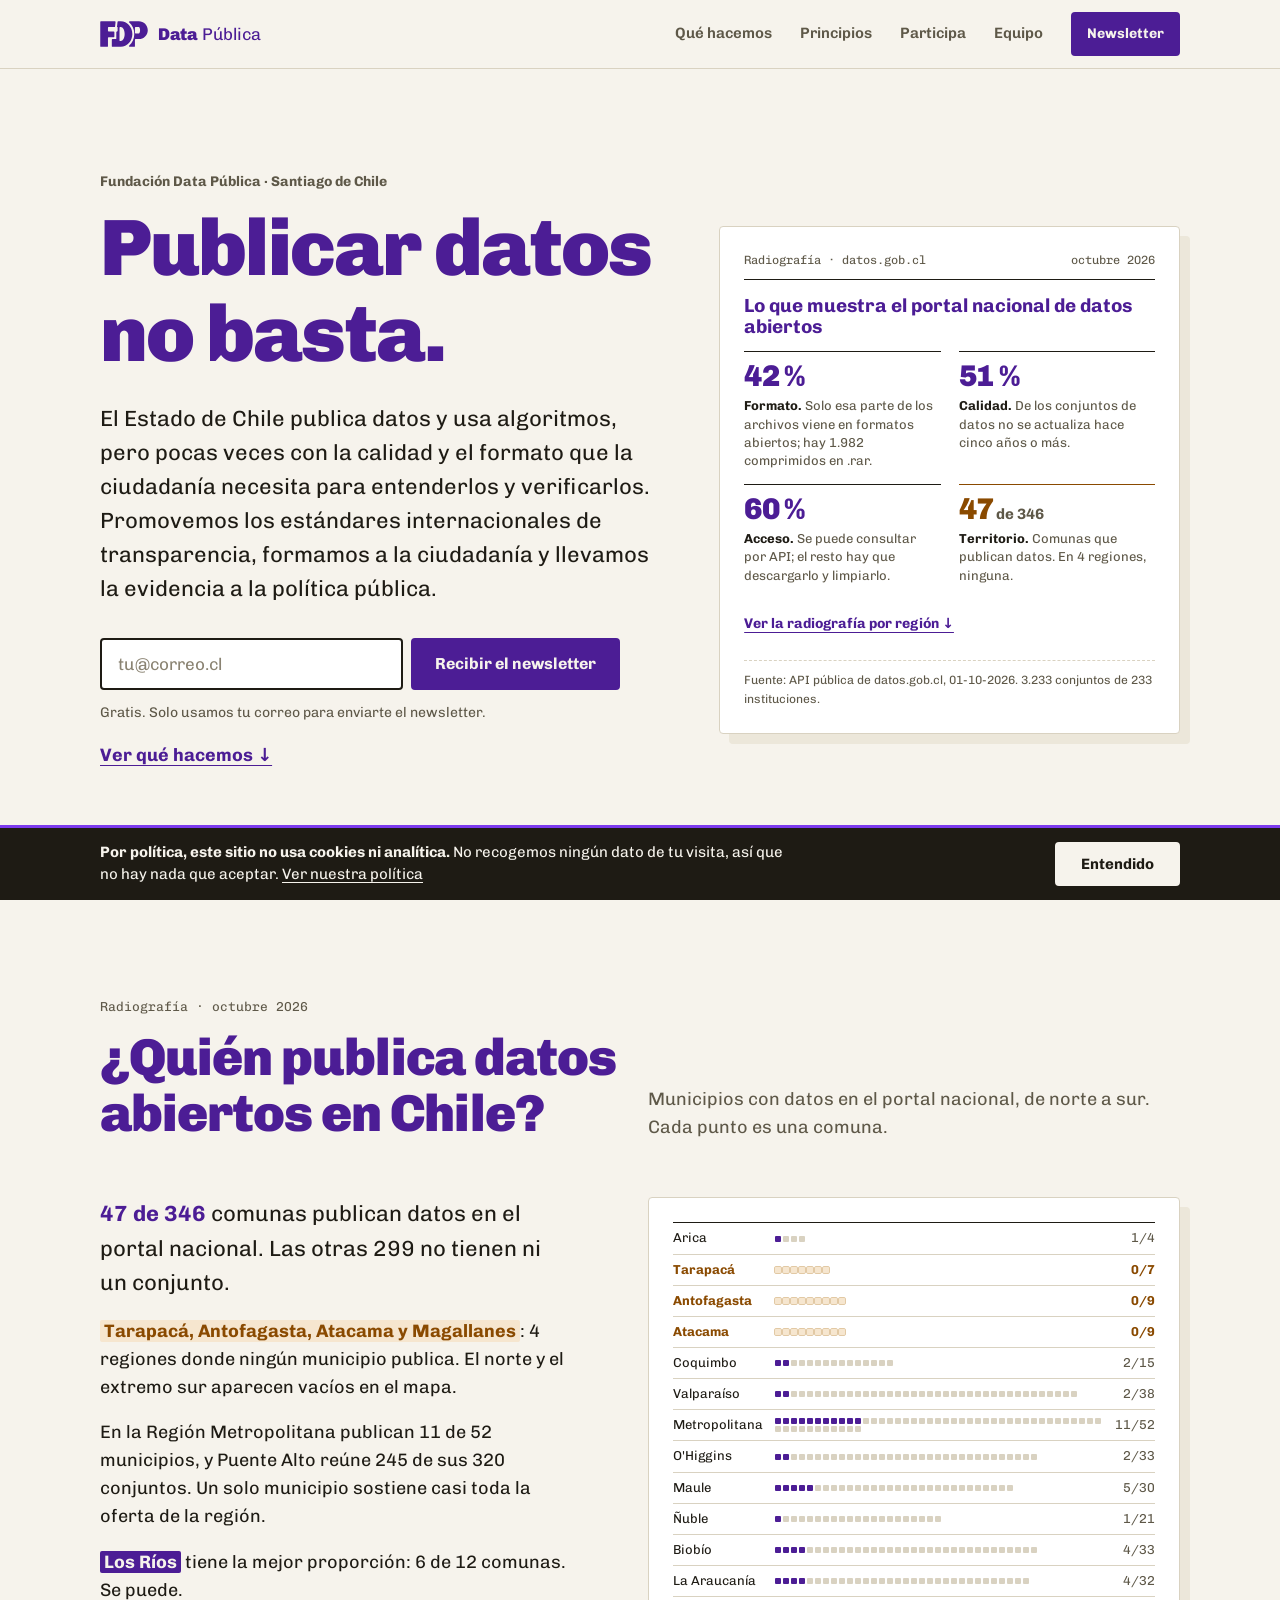
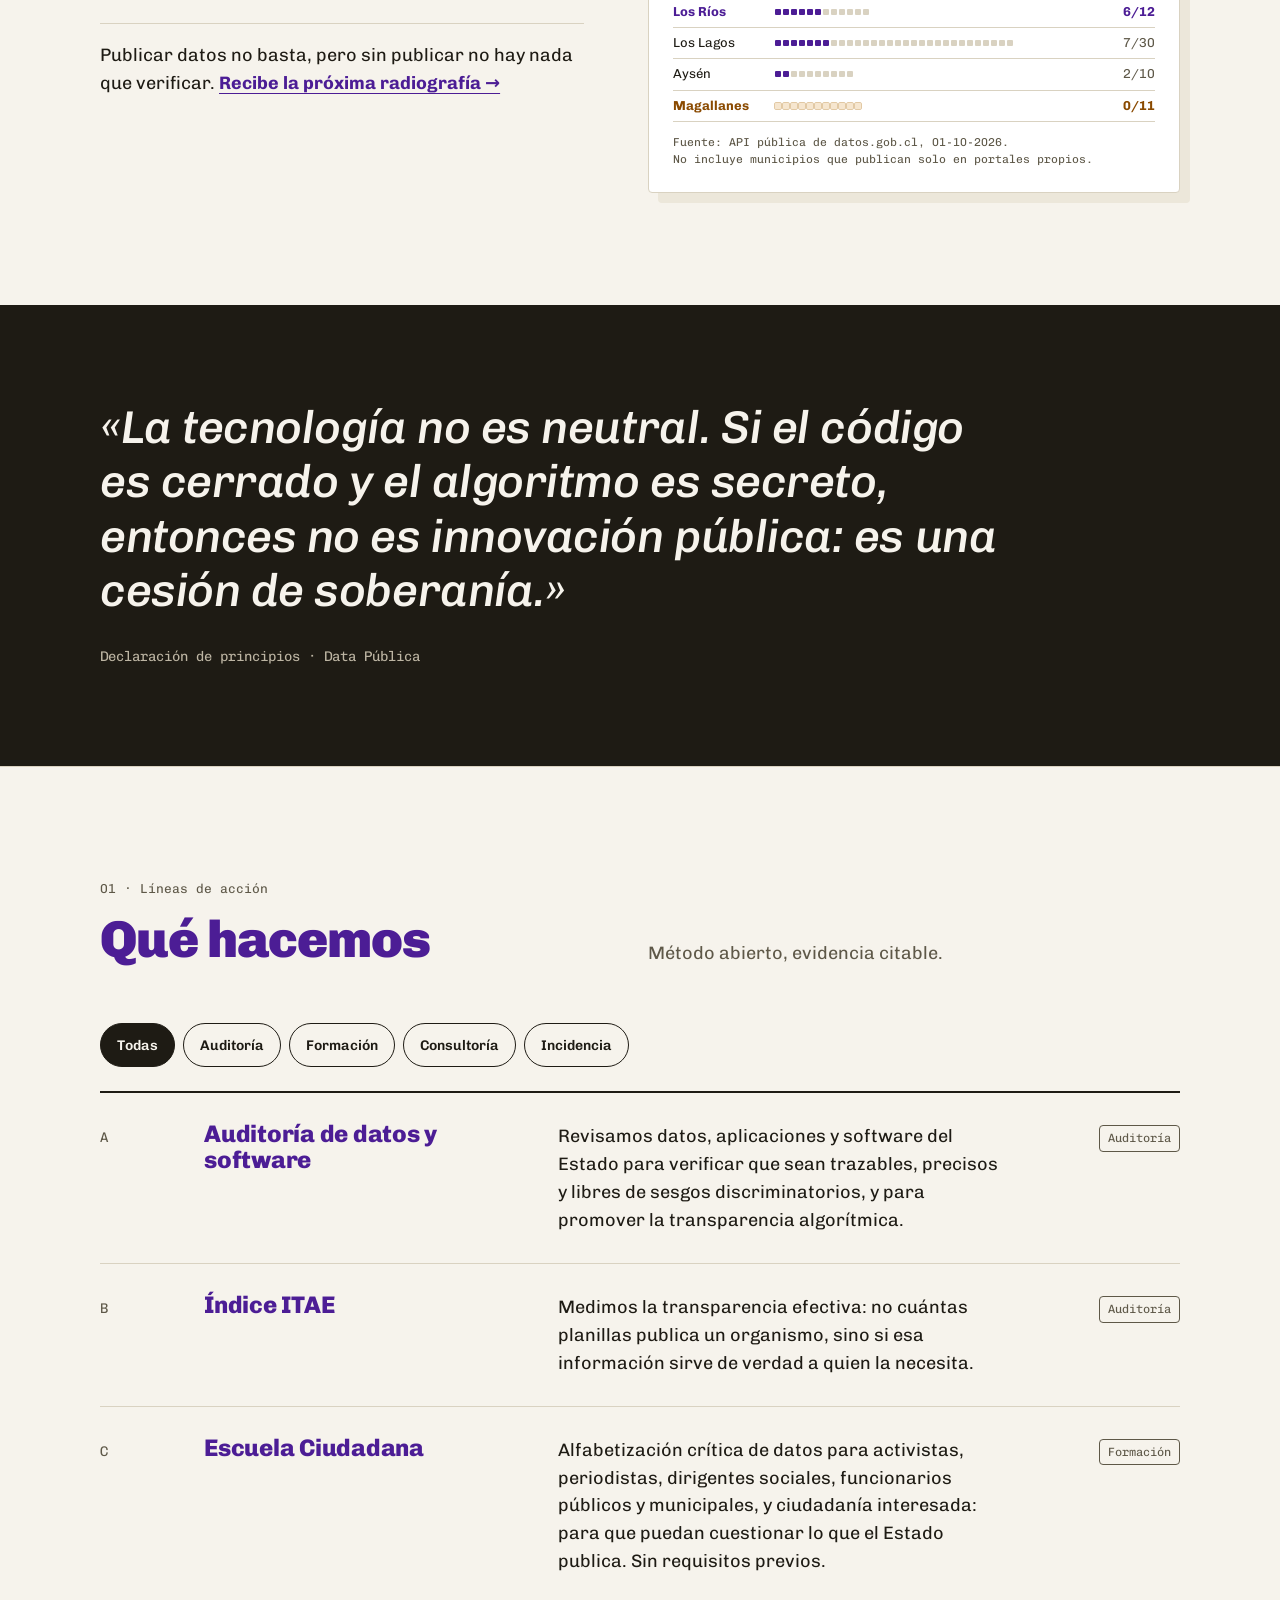
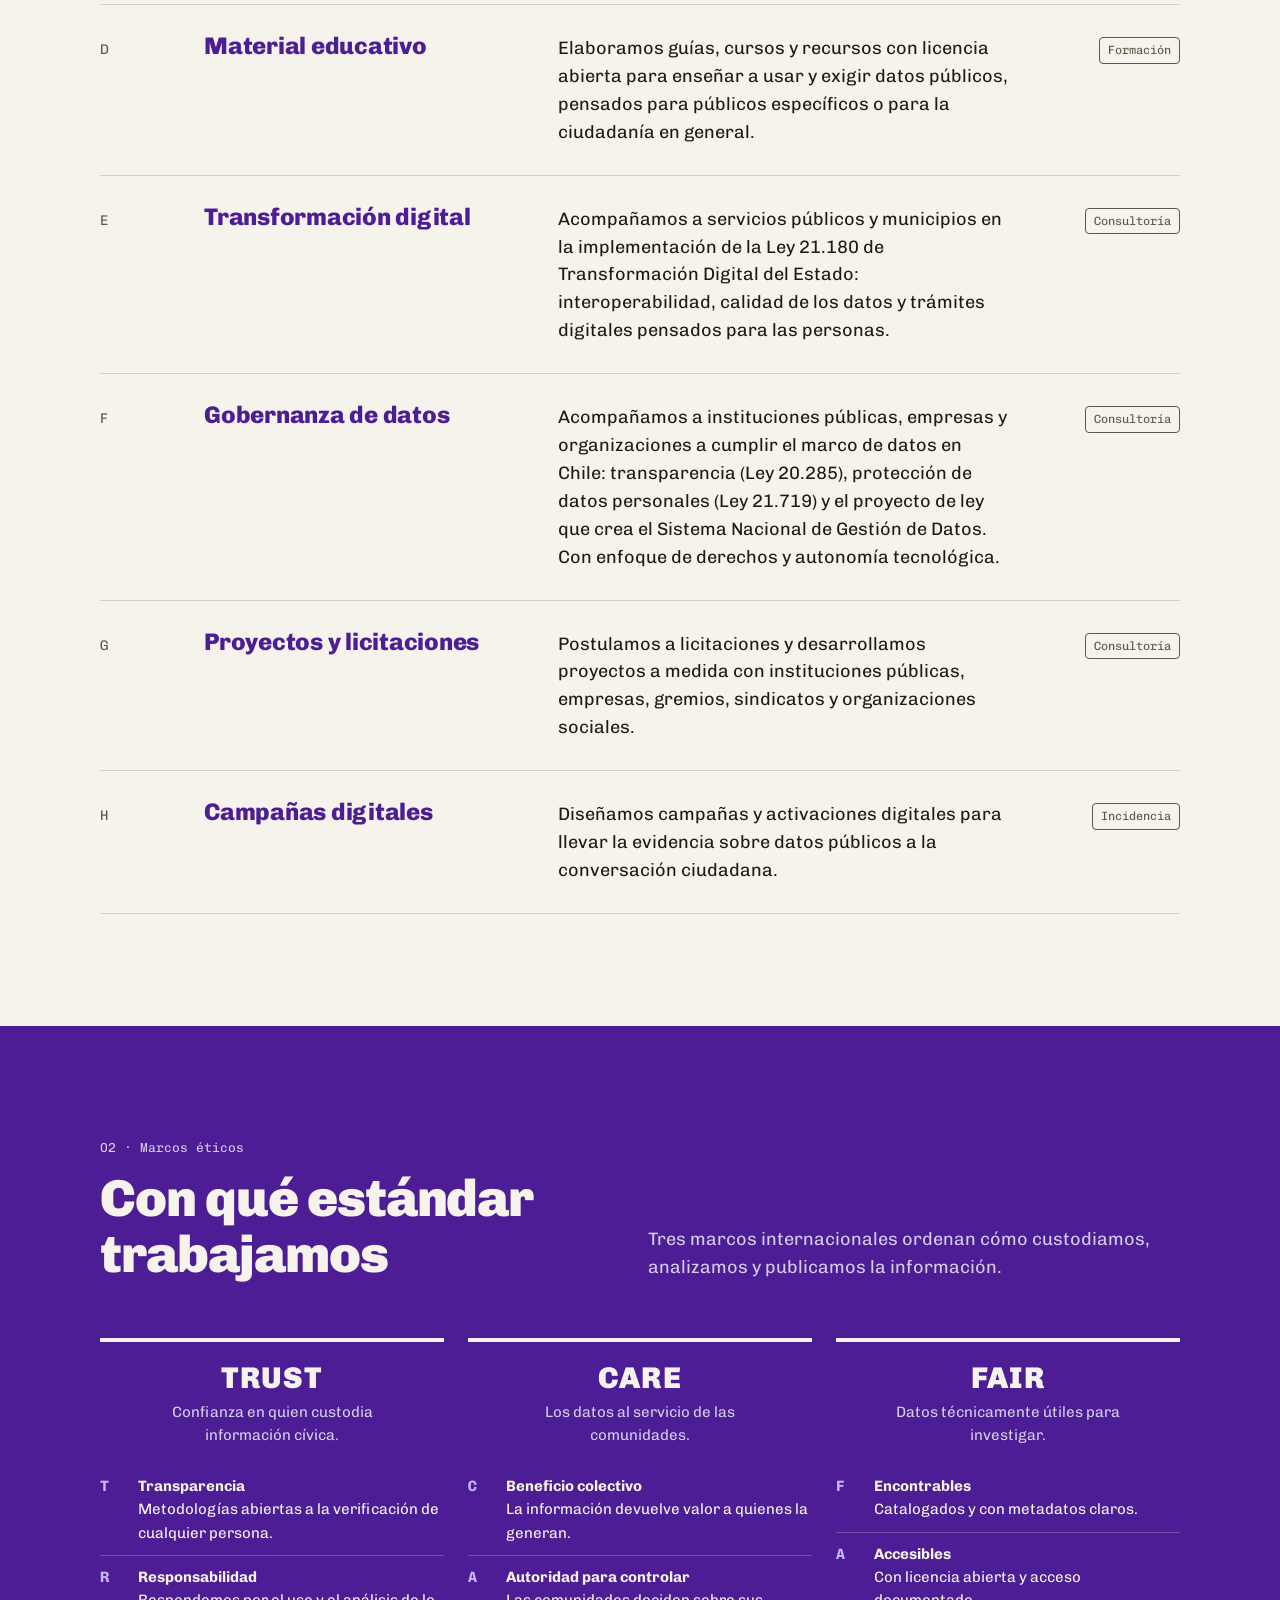
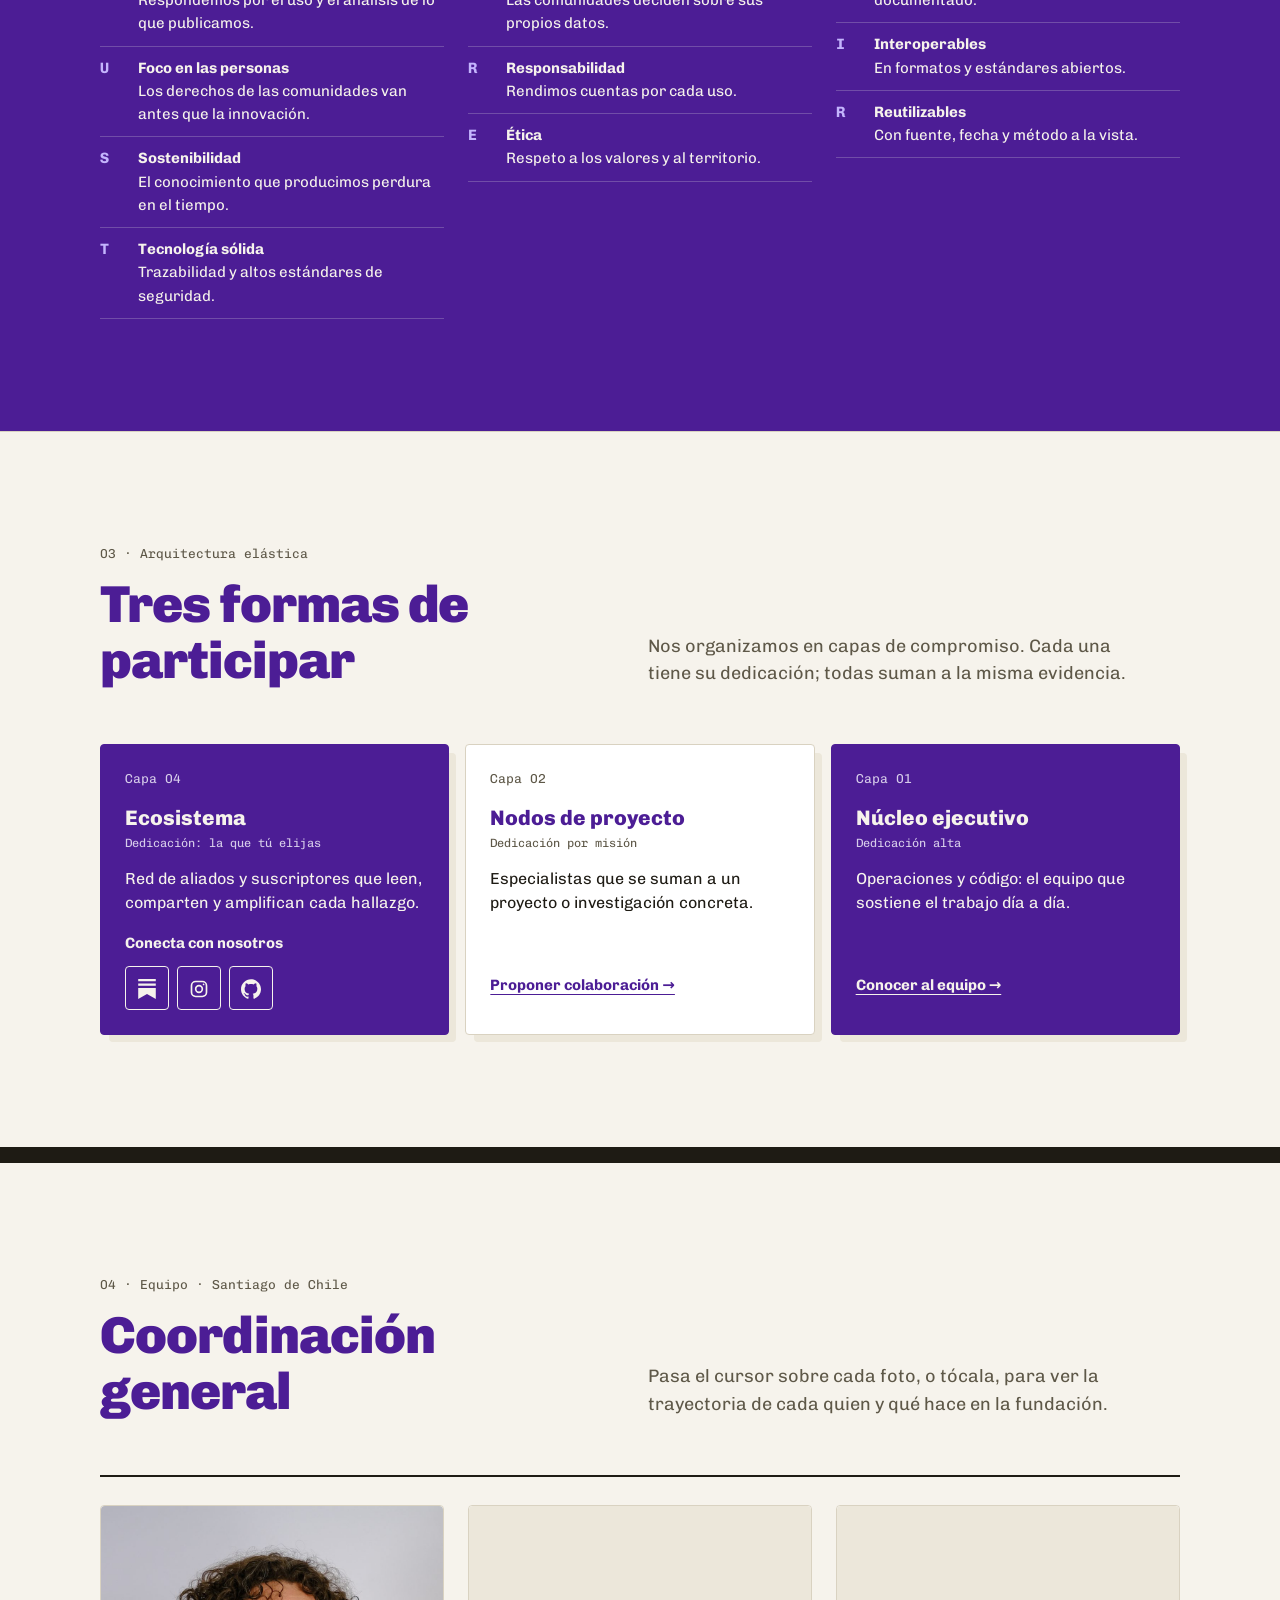
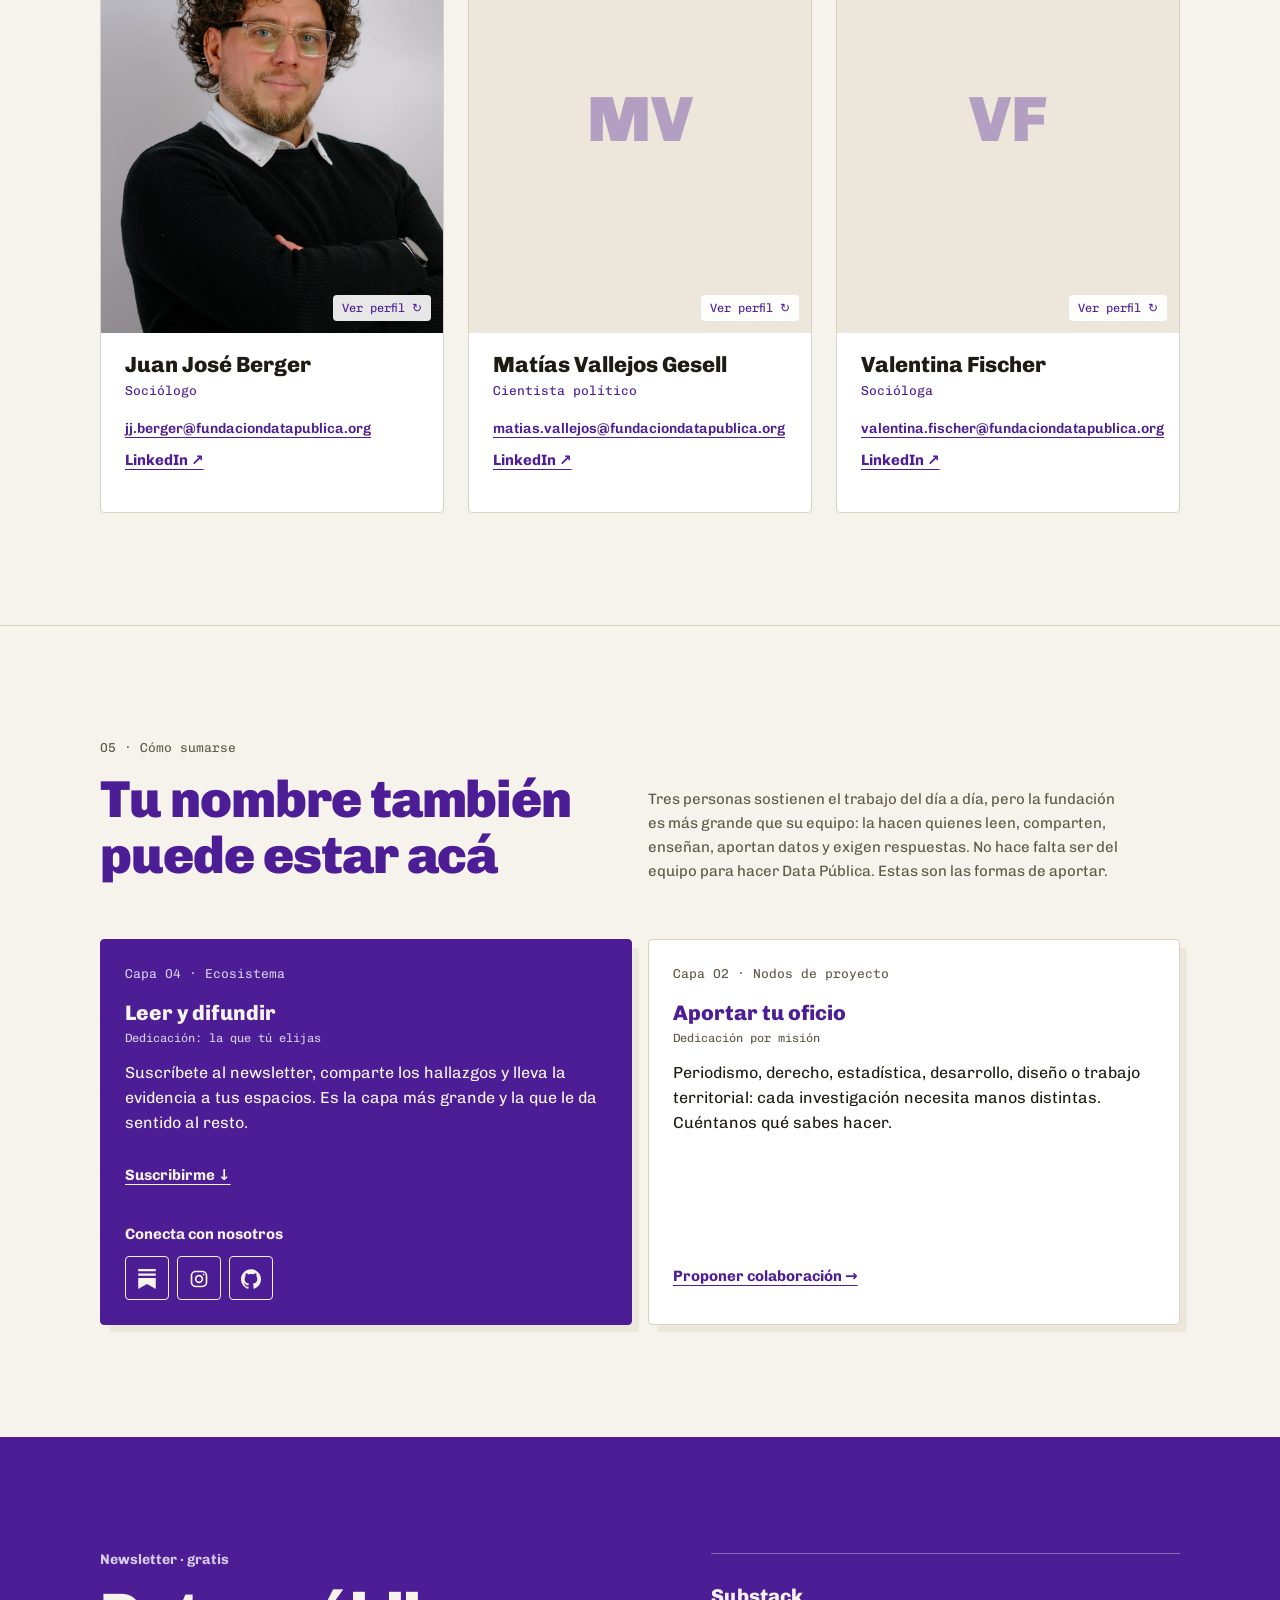
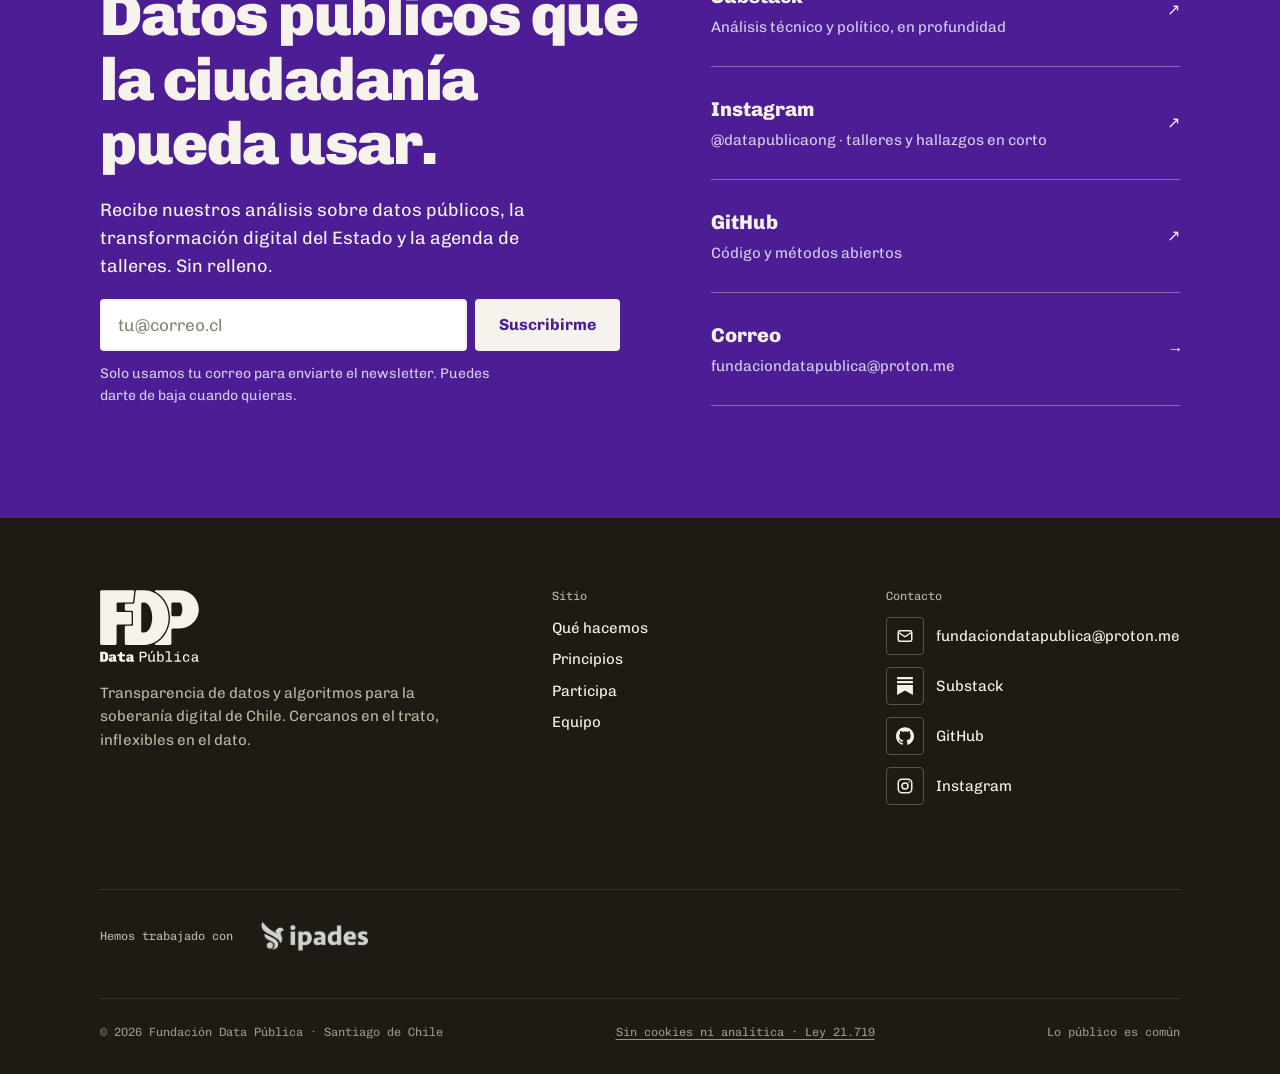
<file: equipo.html>
<!DOCTYPE html>
<html lang="es">
<head>
    <meta charset="utf-8">
    <title>Equipo · Fundación Data Pública</title>
    <meta name="robots" content="noindex">
    <link rel="canonical" href="https://fundaciondatapublica.org/#equipo">
    <meta http-equiv="refresh" content="0; url=./?equipo#equipo">
    <script>location.replace('./?equipo#equipo');</script>
</head>
<body>
    <p>El equipo ahora está en la portada: <a href="./#equipo">fundaciondatapublica.org/#equipo</a>.</p>
</body>
</html>
</file>
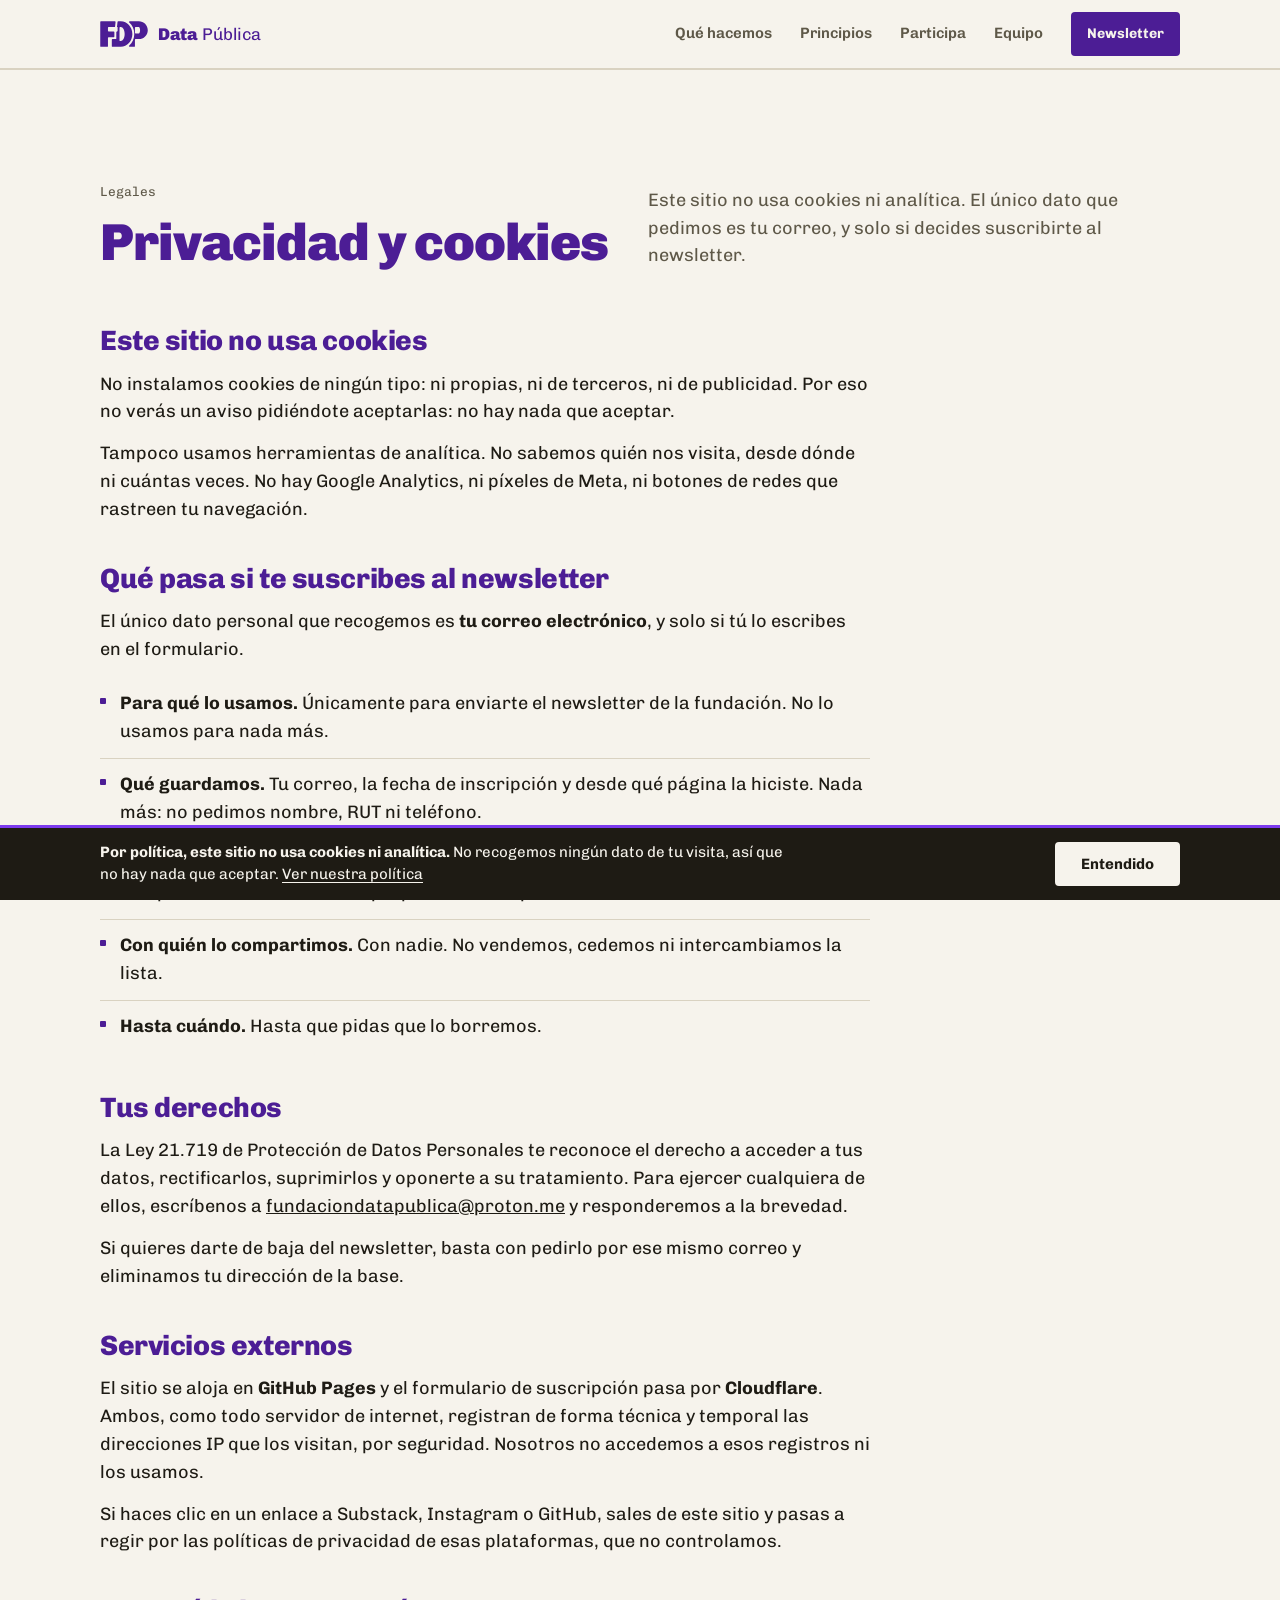
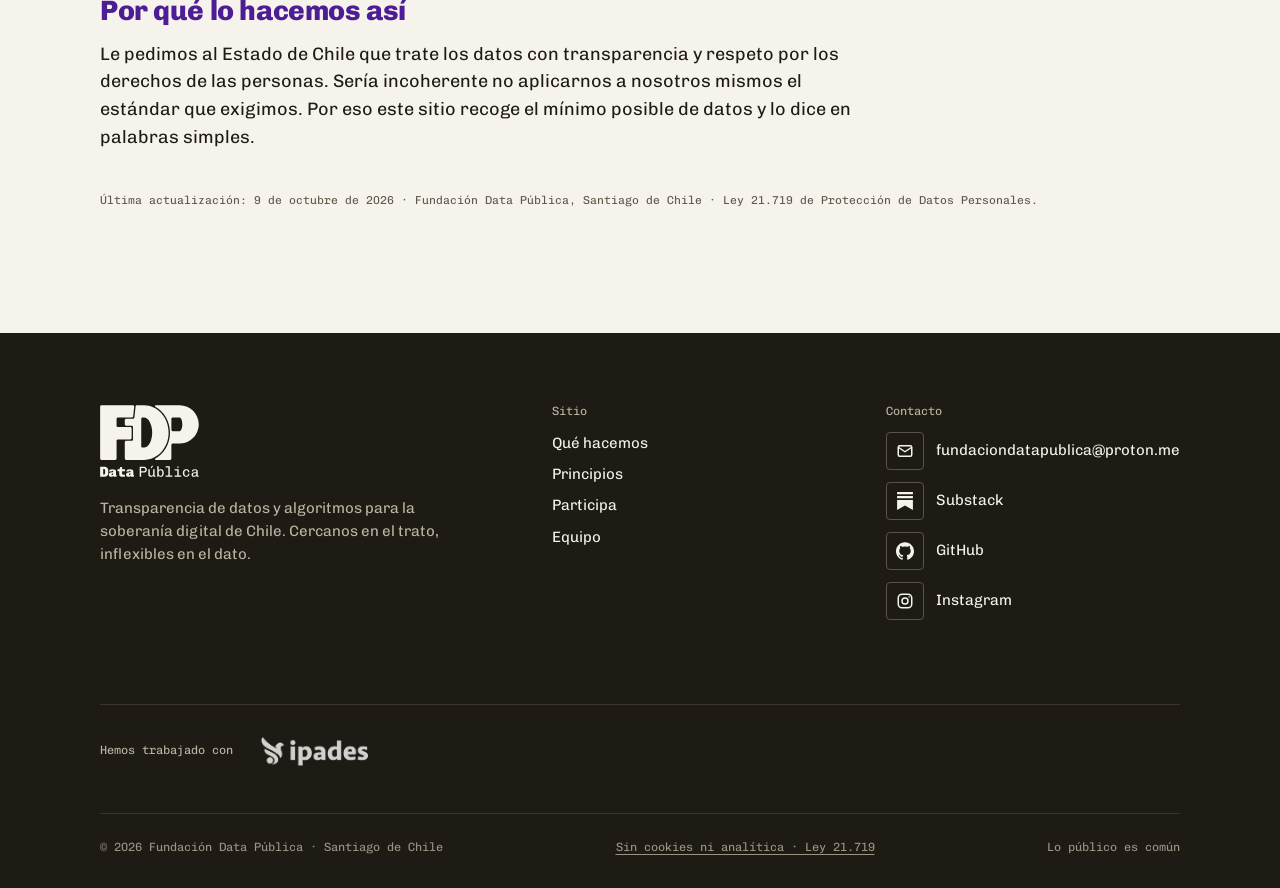
<file: privacidad.html>
<!DOCTYPE html>
<html lang="es">
<head>
    <meta charset="UTF-8">
    <meta name="viewport" content="width=device-width, initial-scale=1.0">
    <title>Privacidad y cookies · Data Pública</title>
    <meta name="description" content="Cómo trata Fundación Data Pública los datos personales: este sitio no usa cookies ni analítica, y el correo del newsletter se guarda en infraestructura propia.">
    <link rel="canonical" href="https://fundaciondatapublica.org/privacidad.html">
    <meta property="og:type" content="website">
    <meta property="og:site_name" content="Fundación Data Pública">
    <meta property="og:locale" content="es_CL">
    <meta property="og:url" content="https://fundaciondatapublica.org/privacidad.html">
    <meta property="og:title" content="Privacidad y cookies · Data Pública">
    <meta property="og:description" content="Cómo trata Fundación Data Pública los datos personales: este sitio no usa cookies ni analítica, y el correo del newsletter se guarda en infraestructura propia.">
    <meta property="og:image" content="https://fundaciondatapublica.org/assets/compartir.png?v=1">
    <meta property="og:image:width" content="1200">
    <meta property="og:image:height" content="630">
    <meta name="twitter:card" content="summary_large_image">
    <meta name="theme-color" content="#4C1D95">
    <link rel="icon" href="assets/favicon.svg" type="image/svg+xml">
    <link rel="preload" href="fonts/chivo-latin-wght-normal.woff2" as="font" type="font/woff2" crossorigin>
    <link rel="stylesheet" href="assets/site.css?v=202611040100">
</head>
<body>
    <a class="skip" href="#contenido">Saltar al contenido</a>

    <nav class="nav" aria-label="Principal">
        <div class="wrap">
            <a class="marca" href="./" aria-label="Data Pública, inicio">
                <img src="assets/compacta.svg" alt="" width="48" height="26">
                <span><b>Data</b> Pública</span>
            </a>
            <div class="nav-links">
                <a class="solo-desk" href="./#que-hacemos">Qué hacemos</a>
                <a class="solo-desk" href="./#principios">Principios</a>
                <a class="solo-desk" href="./#participa">Participa</a>
                <a class="solo-desk" href="./#equipo">Equipo</a>
                <details class="menu">
                    <summary>Menú</summary>
                    <div class="menu-panel">
                        <a href="./#que-hacemos">Qué hacemos</a>
                        <a href="./#radiografia">Radiografía</a>
                        <a href="./#principios">Principios</a>
                        <a href="./#participa">Participa</a>
                        <a href="./#equipo">Equipo</a>
                    </div>
                </details>
                <a class="btn btn-chico" href="#newsletter">Newsletter</a>
            </div>
        </div>
    </nav>

    <main id="contenido">

        <section class="seccion">
            <div class="wrap">
                <div class="seccion-cab">
                    <div>
                        <span class="folio">Legales</span>
                        <h2>Privacidad y cookies</h2>
                    </div>
                    <p>Este sitio no usa cookies ni analítica. El único dato que pedimos es tu correo,
                    y solo si decides suscribirte al newsletter.</p>
                </div>

                <div class="aviso">
                <section class="aviso-bloque">
                    <h2>Este sitio no usa cookies</h2>
                    <p>No instalamos cookies de ningún tipo: ni propias, ni de terceros, ni de
                    publicidad. Por eso no verás un aviso pidiéndote aceptarlas: no hay nada que
                    aceptar.</p>
                    <p>Tampoco usamos herramientas de analítica. No sabemos quién nos visita, desde
                    dónde ni cuántas veces. No hay Google Analytics, ni píxeles de Meta, ni botones
                    de redes que rastreen tu navegación.</p>
                </section>

                <section class="aviso-bloque">
                    <h2>Qué pasa si te suscribes al newsletter</h2>
                    <p>El único dato personal que recogemos es <b>tu correo electrónico</b>, y solo
                    si tú lo escribes en el formulario.</p>
                    <ul class="lista">
                        <li><b>Para qué lo usamos.</b> Únicamente para enviarte el newsletter de la
                        fundación. No lo usamos para nada más.</li>
                        <li><b>Qué guardamos.</b> Tu correo, la fecha de inscripción y desde qué
                        página la hiciste. Nada más: no pedimos nombre, RUT ni teléfono.</li>
                        <li><b>Dónde se guarda.</b> En una base de datos de la fundación alojada en
                        Cloudflare, no en una plataforma de terceros que pueda usarla por su cuenta.</li>
                        <li><b>Con quién lo compartimos.</b> Con nadie. No vendemos, cedemos ni
                        intercambiamos la lista.</li>
                        <li><b>Hasta cuándo.</b> Hasta que pidas que lo borremos.</li>
                    </ul>
                </section>

                <section class="aviso-bloque">
                    <h2>Tus derechos</h2>
                    <p>La Ley 21.719 de Protección de Datos Personales te reconoce el derecho a
                    acceder a tus datos, rectificarlos, suprimirlos y oponerte a su tratamiento.
                    Para ejercer cualquiera de ellos, escríbenos a
                    <a href="mailto:fundaciondatapublica@proton.me">fundaciondatapublica@proton.me</a>
                    y responderemos a la brevedad.</p>
                    <p>Si quieres darte de baja del newsletter, basta con pedirlo por ese mismo
                    correo y eliminamos tu dirección de la base.</p>
                </section>

                <section class="aviso-bloque">
                    <h2>Servicios externos</h2>
                    <p>El sitio se aloja en <b>GitHub Pages</b> y el formulario de suscripción pasa
                    por <b>Cloudflare</b>. Ambos, como todo servidor de internet, registran de forma
                    técnica y temporal las direcciones IP que los visitan, por seguridad. Nosotros no
                    accedemos a esos registros ni los usamos.</p>
                    <p>Si haces clic en un enlace a Substack, Instagram o GitHub, sales de este sitio
                    y pasas a regir por las políticas de privacidad de esas plataformas, que no
                    controlamos.</p>
                </section>

                <section class="aviso-bloque">
                    <h2>Por qué lo hacemos así</h2>
                    <p>Le pedimos al Estado de Chile que trate los datos con transparencia y respeto
                    por los derechos de las personas. Sería incoherente no aplicarnos a nosotros
                    mismos el estándar que exigimos. Por eso este sitio recoge el mínimo posible de
                    datos y lo dice en palabras simples.</p>
                </section>
                </div>

                <p class="carril">Última actualización: 9 de octubre de 2026 · Fundación Data Pública,
                Santiago de Chile · Ley 21.719 de Protección de Datos Personales.</p>
            </div>
        </section>

    </main>

    <footer class="pie">
        <div class="wrap">
            <div class="cols">
                <div>
                    <img src="assets/imagotipo-negativo.svg" alt="Data Pública" width="99" height="72">
                    <p>Transparencia de datos y algoritmos para la soberanía digital de Chile. Cercanos en el trato, inflexibles en el dato.</p>
                </div>
                <div>
                    <h4>Sitio</h4>
                    <ul>
                        <li><a href="./#que-hacemos">Qué hacemos</a></li>
                        <li><a href="./#principios">Principios</a></li>
                        <li><a href="./#participa">Participa</a></li>
                        <li><a href="./#equipo">Equipo</a></li>
                    </ul>
                </div>
                <div>
                    <h4>Contacto</h4>
                    <ul class="contacto">
                        <li><a href="mailto:fundaciondatapublica@proton.me"><span class="ico"><svg width="20" height="20" viewBox="0 0 24 24" aria-hidden="true" fill="none" stroke="currentColor" stroke-width="2" stroke-linejoin="round"><rect x="3" y="5" width="18" height="14" rx="2"/><path d="m3 7 9 6 9-6"/></svg></span><span>fundaciondatapublica@proton.me</span></a></li>
                        <li><a href="https://substack.com/@fundaciondatapublica" target="_blank" rel="noopener"><span class="ico"><svg width="20" height="20" viewBox="0 0 24 24" aria-hidden="true" fill="currentColor"><path d="M22.539 8.242H1.46V5.406h21.08v2.836zM1.46 10.812V24L12 18.11 22.54 24V10.812H1.46zM22.54 0H1.46v2.836h21.08V0z"/></svg></span><span>Substack</span></a></li>
                        <li><a href="https://github.com/fundaciondatapublica" target="_blank" rel="noopener"><span class="ico"><svg width="20" height="20" viewBox="0 0 24 24" aria-hidden="true" fill="currentColor"><path d="M12 .297c-6.63 0-12 5.373-12 12 0 5.303 3.438 9.8 8.205 11.385.6.113.82-.258.82-.577 0-.285-.01-1.04-.015-2.04-3.338.724-4.042-1.61-4.042-1.61C4.422 18.07 3.633 17.7 3.633 17.7c-1.087-.744.084-.729.084-.729 1.205.084 1.838 1.236 1.838 1.236 1.07 1.835 2.809 1.305 3.495.998.108-.776.417-1.305.76-1.605-2.665-.3-5.466-1.332-5.466-5.93 0-1.31.465-2.38 1.235-3.22-.135-.303-.54-1.523.105-3.176 0 0 1.005-.322 3.3 1.23.96-.267 1.98-.399 3-.405 1.02.006 2.04.138 3 .405 2.28-1.552 3.285-1.23 3.285-1.23.645 1.653.24 2.873.12 3.176.765.84 1.23 1.91 1.23 3.22 0 4.61-2.805 5.625-5.475 5.92.42.36.81 1.096.81 2.22 0 1.606-.015 2.896-.015 3.286 0 .315.21.69.825.57C20.565 22.092 24 17.592 24 12.297c0-6.627-5.373-12-12-12"/></svg></span><span>GitHub</span></a></li>
                        <li><a href="https://www.instagram.com/datapublicaong/" target="_blank" rel="noopener"><span class="ico"><svg width="20" height="20" viewBox="0 0 24 24" aria-hidden="true" fill="none" stroke="currentColor" stroke-width="2"><rect x="3" y="3" width="18" height="18" rx="5"/><circle cx="12" cy="12" r="4"/><circle cx="17.5" cy="6.5" r="1" fill="currentColor" stroke="none"/></svg></span><span>Instagram</span></a></li>
                    </ul>
                </div>
            </div>
            <div class="aliados-pie">
                <h4>Hemos trabajado con</h4>
                <a href="https://ipades.org/" target="_blank" rel="noopener" title="IPADES · Instituto para la Paz y el Desarrollo (Nicaragua)">
                    <img src="assets/aliados/ipades.png" alt="IPADES, Instituto para la Paz y el Desarrollo (Nicaragua)" width="240" height="67">
                </a>
            </div>
            <div class="legal">
                <span>© 2026 Fundación Data Pública · Santiago de Chile</span>
                <span><a href="privacidad.html">Sin cookies ni analítica · Ley 21.719</a></span>
                <span>Lo público es común</span>
            </div>
        </div>
    </footer>


    <!-- Franja de privacidad: el formato habitual de los avisos de cookies, usado para decir lo contrario. -->
    <div class="franja-cookies" id="franja-cookies" role="region" aria-label="Aviso de privacidad" hidden>
        <div class="wrap">
            <p><b>Por política, este sitio no usa cookies ni analítica.</b> No recogemos ningún dato de
            tu visita, así que no hay nada que aceptar. <a href="privacidad.html">Ver nuestra política</a></p>
            <button type="button" id="franja-cerrar">Entendido</button>
        </div>
    </div>

    <script src="assets/site.js?v=202611040100"></script>
</body>
</html>
</file>
<file: assets/site.css>
/* Data Pública — sistema de marca v3 (septiembre 2026)
   Papel, tinta y una sola señal. Chivo para leer, Chivo Mono para el dato crudo.
   Fuentes alojadas en el propio sitio: ninguna llamada a terceros. */

@font-face {
  font-family: "Chivo";
  src: url("../fonts/chivo-latin-wght-normal.woff2") format("woff2");
  font-weight: 100 900;
  font-style: normal;
  font-display: swap;
}
@font-face {
  font-family: "Chivo";
  src: url("../fonts/chivo-latin-wght-italic.woff2") format("woff2");
  font-weight: 100 900;
  font-style: italic;
  font-display: swap;
}
@font-face {
  font-family: "Chivo Mono";
  src: url("../fonts/chivo-mono-latin-wght-normal.woff2") format("woff2");
  font-weight: 100 900;
  font-style: normal;
  font-display: swap;
}

:root {
  --papel: #F6F3EC;        /* superficie */
  --papel-2: #ECE7DA;      /* superficie hundida (expediente) */
  --tinta: #1E1B14;        /* texto y monocromo */
  --tinta-2: #5E5848;      /* texto secundario (AA sobre papel) */
  --filete: #D9D2C1;       /* líneas de grilla */
  --violeta: #4C1D95;      /* sello: signo y títulos */
  --violeta-claro: #7C3AED;/* gráficos y capa */
  --ambar: #8A4A00;        /* sólo el hallazgo */
  --ambar-fondo: #F6E6CF;

  --sans: "Chivo", system-ui, sans-serif;
  --mono: "Chivo Mono", ui-monospace, monospace;

  --radio: 4px;            /* un módulo */
  --ancho: 1160px;
  --gutter: clamp(16px, 4vw, 40px);
}

*, *::before, *::after { box-sizing: border-box; }
html { scroll-behavior: smooth; -webkit-text-size-adjust: 100%; }
@media (prefers-reduced-motion: reduce) { html { scroll-behavior: auto; } }

body {
  margin: 0;
  background: var(--papel);
  color: var(--tinta);
  font-family: var(--sans);
  font-size: 18px;
  line-height: 1.55;
  -webkit-font-smoothing: antialiased;
}

img, svg { display: block; max-width: 100%; }
a { color: inherit; }
p { margin: 0 0 1em; }
h1, h2, h3, h4 { margin: 0; line-height: 1.08; }

:focus-visible { outline: 3px solid var(--violeta-claro); outline-offset: 3px; }

.skip, .trampa { position: absolute; left: -9999px; }
.skip:focus { left: 16px; top: 16px; z-index: 100; background: var(--tinta); color: var(--papel); padding: 8px 12px; }

.wrap { max-width: var(--ancho); margin: 0 auto; padding: 0 var(--gutter); }

.mono { font-family: var(--mono); }
.kicker {
  font-size: 14px;
  font-weight: 700;
  color: var(--tinta-2);
  margin-bottom: 12px;
}

/* ---------- Navegación ---------- */
.nav {
  position: sticky; top: 0; z-index: 50;
  background: rgba(246, 243, 236, 0.96);
  -webkit-backdrop-filter: blur(6px);
  backdrop-filter: blur(6px);
  border-bottom: 1px solid var(--filete);
}
.nav .wrap { display: flex; align-items: center; justify-content: space-between; gap: 16px; height: 68px; }
.marca { display: flex; align-items: center; gap: 10px; text-decoration: none; color: var(--violeta); }
.marca img { height: 26px; width: auto; }
.marca span { font-size: 17px; letter-spacing: -0.01em; }
.marca b { font-weight: 900; }
.nav-links { display: flex; align-items: center; gap: 28px; font-size: 15px; font-weight: 600; }
.nav-links a { text-decoration: none; color: var(--tinta-2); }
.nav-links a:hover, .nav-links a[aria-current="page"] { color: var(--violeta); }
.nav-links a.btn, .nav-links a.btn:hover { color: var(--papel); }
.nav-links .solo-desk { display: none; }
@media (min-width: 860px) { .nav-links .solo-desk { display: inline-flex; } .nav-links .menu { display: none; } }

/* ---------- Botones ---------- */
.btn {
  display: inline-flex; align-items: center; justify-content: center; gap: 8px;
  font: 700 16px/1 var(--sans);
  padding: 15px 22px;
  border-radius: var(--radio);
  border: 2px solid var(--violeta);
  background: var(--violeta); color: var(--papel);
  text-decoration: none; cursor: pointer;
  transition: background .15s, color .15s;
}
.btn:hover { background: var(--tinta); border-color: var(--tinta); }
.btn-sec { background: transparent; color: var(--violeta); }
.btn-sec:hover { background: var(--violeta); color: var(--papel); border-color: var(--violeta); }
.btn-chico { padding: 10px 14px; font-size: 14px; }

/* ---------- Formulario de suscripción ---------- */
.suscribir { display: flex; flex-wrap: wrap; gap: 8px; max-width: 520px; }
.suscribir input[type="email"] {
  flex: 1 1 220px; min-width: 0;
  -webkit-appearance: none; appearance: none;
  font: 400 17px var(--sans);
  padding: 14px 16px;
  border: 2px solid var(--tinta);
  border-radius: var(--radio);
  background: #fff; color: var(--tinta);
}
.suscribir input::placeholder { color: #8A8372; }
.suscribir .btn { flex: 0 0 auto; }
.nota { font-size: 14px; color: var(--tinta-2); margin-top: 12px; }
.nota .mono { font-size: 13px; }

/* ---------- Hero ---------- */
.hero { padding: clamp(48px, 8vw, 104px) 0 clamp(56px, 8vw, 96px); }
.hero .wrap { display: grid; gap: 56px; align-items: center; }
@media (min-width: 980px) { .hero .wrap { grid-template-columns: 1.1fr 0.9fr; } }
.hero h1 {
  font-size: clamp(42px, 7vw, 80px);
  font-weight: 900;
  letter-spacing: -0.025em;
  color: var(--violeta);
  margin-bottom: 24px;
}
.hero .bajada { font-size: clamp(19px, 2vw, 22px); max-width: 44ch; margin-bottom: 32px; text-wrap: pretty; }
.hero .acciones { margin-top: 18px; }
.hero .acciones a { font-weight: 700; color: var(--violeta); text-underline-offset: 4px; }

/* Ficha de expediente (ejemplo) */
.ficha {
  margin: 0;
  background: #fff;
  border: 1px solid var(--filete);
  border-radius: var(--radio);
  padding: 24px;
  font-size: 14px;
  box-shadow: 10px 10px 0 var(--papel-2);
}
.ficha-cab { display: flex; justify-content: space-between; gap: 12px; font-family: var(--mono); font-size: 12px; color: var(--tinta-2); border-bottom: 1px solid var(--tinta); padding-bottom: 10px; margin-bottom: 16px; }
.ficha h3 { font-size: 19px; color: var(--violeta); margin-bottom: 6px; }
.ficha .desc { color: var(--tinta-2); font-size: 14px; margin-bottom: 14px; }
.tabla { width: 100%; border-collapse: collapse; font-size: 13px; }
.tabla caption { text-align: left; font-weight: 700; font-size: 12px; color: var(--tinta-2); padding-bottom: 6px; }
.tabla th { text-align: right; font-weight: 700; padding: 6px 4px; border-bottom: 1px solid var(--tinta); }
.tabla td { text-align: right; padding: 6px 4px; border-bottom: 1px solid var(--filete); font-family: var(--mono); font-variant-numeric: tabular-nums; }
.tabla th:first-child, .tabla td:first-child { text-align: left; font-family: var(--sans); }
.tabla tr.marcada td { color: var(--ambar); font-weight: 700; }
.hallazgo {
  margin-top: 16px;
  background: var(--ambar-fondo);
  border-left: 4px solid var(--ambar);
  padding: 10px 12px;
  color: #4A2A00;
  font-size: 13.5px;
  line-height: 1.45;
}
.hallazgo strong { color: var(--ambar); display: block; margin-bottom: 2px; }
.carril { margin-top: 14px; font-family: var(--mono); font-size: 11.5px; color: var(--tinta-2); line-height: 1.5; }
.ficha-pie { margin-top: 14px; padding-top: 10px; border-top: 1px dashed var(--filete); font-size: 12px; color: var(--tinta-2); }

/* ---------- Secciones ---------- */
.seccion { padding: clamp(64px, 9vw, 112px) 0; border-top: 1px solid var(--filete); }
.seccion-cab {
  display: grid; gap: 16px;
  margin-bottom: clamp(36px, 5vw, 56px);
}
@media (min-width: 860px) { .seccion-cab { grid-template-columns: 1fr 1fr; align-items: end; } }
.seccion-cab h1, .seccion-cab h2 {
  font-size: clamp(32px, 4.4vw, 52px);
  font-weight: 900; letter-spacing: -0.02em;
  color: var(--violeta);
}
.seccion-cab p { color: var(--tinta-2); max-width: 46ch; margin: 0; }
.folio { font-family: var(--mono); font-size: 13px; color: var(--tinta-2); display: block; margin-bottom: 12px; }

/* Declaración / cita */
.cita {
  background: var(--tinta); color: var(--papel);
  padding: clamp(56px, 8vw, 96px) 0;
}
.cita blockquote { margin: 0; max-width: 920px; }
.cita blockquote p {
  font-style: italic; font-weight: 500;
  font-size: clamp(28px, 4vw, 46px);
  line-height: 1.18; letter-spacing: -0.01em;
  margin: 0 0 24px;
}
.cita cite { font-style: normal; font-family: var(--mono); font-size: 14px; color: #BDB5A3; }

/* Líneas de acción */
.filtros { display: flex; flex-wrap: wrap; gap: 8px; margin-bottom: 24px; }
.filtros button {
  font: 600 14px var(--sans);
  min-height: 44px; padding: 10px 16px;
  -webkit-tap-highlight-color: transparent;
  border: 1px solid var(--tinta);
  border-radius: 999px;
  background: transparent; color: var(--tinta);
  cursor: pointer;
}
.filtros button[aria-pressed="true"] { background: var(--tinta); color: var(--papel); }
.lineas { display: grid; gap: 0; border-top: 2px solid var(--tinta); }
.linea {
  display: grid; gap: 8px 32px;
  padding: 28px 0;
  border-bottom: 1px solid var(--filete);
}
@media (min-width: 860px) { .linea { grid-template-columns: 72px 1fr 1.4fr 140px; align-items: baseline; } }
.linea .num { font-family: var(--mono); font-size: 14px; color: var(--tinta-2); }
.linea h3 { font-size: 24px; font-weight: 800; color: var(--violeta); letter-spacing: -0.01em; }
.linea p { margin: 0; color: var(--tinta); }
.etiqueta {
  justify-self: start;
  font-family: var(--mono); font-size: 12px;
  border: 1px solid var(--tinta-2); color: var(--tinta-2);
  padding: 3px 8px; border-radius: var(--radio);
}
@media (min-width: 860px) { .etiqueta { justify-self: end; } }
.linea[hidden] { display: none; }

/* Lo último */
.ultimo { display: grid; gap: 24px; }
@media (min-width: 860px) { .ultimo { grid-template-columns: 1.4fr 1fr; } }
.tarjeta {
  border: 1px solid var(--filete); border-radius: var(--radio);
  background: #fff; padding: clamp(24px, 3vw, 36px);
  display: flex; flex-direction: column;
}
.tarjeta .tipo { font-family: var(--mono); font-size: 12px; color: var(--tinta-2); margin-bottom: 14px; }
.tarjeta h3 { font-size: clamp(24px, 2.6vw, 32px); font-weight: 900; color: var(--violeta); letter-spacing: -0.015em; margin-bottom: 14px; }
.tarjeta p { color: var(--tinta); }
.tarjeta .ir { margin-top: auto; padding-top: 8px; font-weight: 700; color: var(--violeta); text-underline-offset: 4px; }
.tarjeta.hundida { background: var(--papel-2); border-color: transparent; }

/* Principios: TRUST, CARE, FAIR */
.marcos { display: grid; gap: 24px; }
@media (min-width: 860px) { .marcos { grid-template-columns: repeat(3, 1fr); } }
.marco { border-top: 4px solid var(--violeta); padding-top: 20px; }
.marco h3 { font-size: 30px; font-weight: 900; color: var(--violeta); letter-spacing: 0.04em; margin-bottom: 6px; }
.marco .sub { color: var(--tinta-2); font-size: 15px; margin-bottom: 18px; }
.marco dl { margin: 0; }
.marco dl div { display: grid; grid-template-columns: 28px 1fr; gap: 10px; padding: 10px 0; border-bottom: 1px solid var(--filete); font-size: 15px; }
.marco dt { font-family: var(--mono); font-weight: 700; color: var(--violeta-claro); }
.marco dd { margin: 0; }
.marco dd b { display: block; font-weight: 700; }

/* Capas de participación: hojas apiladas */
.capas { display: grid; gap: 16px; }
@media (min-width: 860px) { .capas { grid-template-columns: repeat(4, 1fr); } }
.capa {
  background: #fff; border: 1px solid var(--filete); border-radius: var(--radio);
  padding: 24px; display: flex; flex-direction: column;
  position: relative;
}
.capa::before {
  /* la hoja de abajo asoma, como en el signo */
  content: ""; position: absolute; inset: 8px -8px -8px 8px; z-index: -1;
  background: var(--papel-2); border-radius: var(--radio);
}
.capa .num { font-family: var(--mono); font-size: 13px; color: var(--tinta-2); margin-bottom: 18px; }
.capa h3 { font-size: 21px; font-weight: 800; color: var(--violeta); margin-bottom: 4px; }
.capa .dedic { font-family: var(--mono); font-size: 12px; color: var(--tinta-2); margin-bottom: 14px; }
.capa p { font-size: 16px; }
.capa a { margin-top: auto; font-weight: 700; color: var(--violeta); font-size: 15px; text-underline-offset: 4px; }
.capa.destacada { background: var(--violeta); color: var(--papel); border-color: var(--violeta); }
.capa.destacada h3, .capa.destacada a { color: var(--papel); }
.capa.destacada .num, .capa.destacada .dedic { color: #D6CCEA; }

/* Bloque newsletter (negativo sobre violeta) */
.boletin { background: var(--violeta); color: var(--papel); padding: clamp(64px, 9vw, 112px) 0; }
.boletin .wrap { display: grid; gap: 48px; }
@media (min-width: 980px) { .boletin .wrap { grid-template-columns: 1.2fr 1fr; align-items: start; } }
.boletin h2 { font-size: clamp(34px, 5vw, 60px); font-weight: 900; letter-spacing: -0.025em; margin-bottom: 20px; }
.boletin .kicker { color: #D6CCEA; }
.boletin p { max-width: 44ch; }
.boletin .suscribir input[type="email"] { border-color: var(--papel); }
.boletin .btn { background: var(--papel); color: var(--violeta); border-color: var(--papel); }
.boletin .btn:hover { background: var(--tinta); color: var(--papel); border-color: var(--tinta); }
.boletin .nota { color: #D6CCEA; }
.canales { list-style: none; margin: 0; padding: 0; border-top: 1px solid rgba(246,243,236,.35); }
.canales li { border-bottom: 1px solid rgba(246,243,236,.35); }
.canales a, .canales .pronto {
  display: grid; grid-template-columns: 1fr auto; gap: 4px 16px;
  padding: 18px 0; text-decoration: none; color: var(--papel);
}
.canales b { font-size: 20px; font-weight: 800; }
.canales small { grid-column: 1; font-size: 15px; color: #D6CCEA; }
.canales .flecha { grid-row: 1 / span 2; grid-column: 2; align-self: center; font-family: var(--mono); font-size: 14px; }
.canales a:hover b { text-decoration: underline; text-underline-offset: 4px; }
.canales .pronto { opacity: .75; }

/* ---------- Pie ---------- */
.pie { background: var(--tinta); color: var(--papel); padding: 72px 0 32px; font-size: 15px; }
.pie .wrap { display: grid; gap: 40px; }
@media (min-width: 860px) { .pie .cols { display: grid; grid-template-columns: 1.4fr 1fr 1fr; gap: 40px; } }
.pie .cols > div { margin-bottom: 32px; }
.pie img { height: 72px; width: auto; margin-bottom: 20px; }
.pie p { color: #BDB5A3; max-width: 38ch; }
.pie h4 { font-family: var(--mono); font-size: 12px; font-weight: 400; color: #BDB5A3; margin-bottom: 14px; }
.pie ul { list-style: none; margin: 0; padding: 0; }
.pie li { margin-bottom: 8px; }
.pie a { text-decoration: none; }
.pie a:hover { text-decoration: underline; text-underline-offset: 3px; }
.pie .legal {
  display: flex; flex-wrap: wrap; justify-content: space-between; gap: 8px 24px;
  border-top: 1px solid #3A3529; padding-top: 24px;
  font-family: var(--mono); font-size: 12px; color: #9C9483;
}

/* ---------- Página de equipo ---------- */
.cab-pagina { padding: clamp(48px, 8vw, 96px) 0 clamp(40px, 6vw, 64px); }
.cab-pagina h1 { font-size: clamp(44px, 7vw, 80px); font-weight: 900; letter-spacing: -0.025em; color: var(--violeta); margin-bottom: 20px; }
.cab-pagina p { font-size: clamp(19px, 2vw, 22px); max-width: 40ch; }
.grupo { margin-bottom: 56px; }
.grupo-cab { display: flex; justify-content: space-between; align-items: baseline; gap: 16px; border-bottom: 2px solid var(--tinta); padding-bottom: 10px; margin-bottom: 24px; }
.grupo-cab h2 { font-size: 26px; font-weight: 800; color: var(--violeta); }
.grupo-cab span { font-family: var(--mono); font-size: 13px; color: var(--tinta-2); }
/* 05 · Equipo: franja gruesa arriba, la que se ve bajo el menú al llegar desde la navegación */
.seccion.equipo { border-top: 16px solid var(--tinta); }
.equipo .personas { border-top: 2px solid var(--tinta); padding-top: 28px; }
.personas { display: grid; gap: 24px; }
@media (min-width: 820px) { .personas { grid-template-columns: repeat(2, minmax(0, 1fr)); } }
@media (min-width: 1240px) { .personas { grid-template-columns: repeat(3, minmax(0, 1fr)); } }
.persona { background: #fff; border: 1px solid var(--filete); border-radius: var(--radio); padding: 24px; }
.persona .retrato {
  aspect-ratio: 4 / 5; background: var(--papel-2); border-radius: var(--radio); margin-bottom: 18px;
  display: grid; place-items: center; overflow: hidden;
}
.persona .retrato img { width: 100%; height: 100%; object-fit: cover; filter: grayscale(1); }
.persona .retrato .ini { font-weight: 900; font-size: 56px; color: var(--violeta); opacity: .35; }
.persona h3 { font-size: 22px; font-weight: 800; color: var(--tinta); margin-bottom: 4px; }
.persona .cargo { font-family: var(--mono); font-size: 13px; color: var(--violeta); margin-bottom: 14px; }
.persona p { font-size: 16px; }
.persona .enlaces a { font-weight: 700; color: var(--violeta); font-size: 15px; margin-right: 16px; text-underline-offset: 4px; }
/* Tarjeta que gira: la foto a color ocupa todo el ancho de la tarjeta; al dorso, la misma foto
   atenuada en blanco con el resumen del CV. Gira con el cursor, el teclado (foco) o al tocarla (site.js). */
.giro { position: relative; aspect-ratio: 4 / 5; margin: -24px -24px 20px; perspective: 1400px; cursor: pointer; }
.giro:focus-visible { outline: 2px solid var(--violeta); outline-offset: -6px; }
.giro-int { position: absolute; inset: 0; transform-style: preserve-3d; transition: transform .7s cubic-bezier(.2, .7, .2, 1); }
.giro:hover .giro-int, .giro:focus-visible .giro-int, .giro.volteada .giro-int { transform: rotateY(180deg); }
.cara { position: absolute; inset: 0; border-radius: var(--radio) var(--radio) 0 0; overflow: hidden; -webkit-backface-visibility: hidden; backface-visibility: hidden; }
.frente { background: var(--papel-2); display: grid; place-items: center; }
.frente img { width: 100%; height: 100%; object-fit: cover; object-position: center 20%; }
.frente .ini { font-weight: 900; font-size: 64px; color: var(--violeta); opacity: .35; }
.frente .girar { position: absolute; right: 12px; bottom: 12px; font-family: var(--mono); font-size: 12px; color: var(--violeta); background: rgba(255, 255, 255, .9); padding: 4px 9px; border-radius: var(--radio); }
.dorso { transform: rotateY(180deg); background: #fff; display: flex; flex-direction: column; justify-content: center; padding: 26px; }
.dorso .difusa { position: absolute; inset: 0; width: 100%; height: 100%; object-fit: cover; object-position: center 20%; }
.dorso::after { content: ""; position: absolute; inset: 0; background: rgba(255, 255, 255, .86); }
.persona .dorso p { position: relative; z-index: 1; margin: 0; font-size: 14px; line-height: 1.55; color: var(--tinta); }
@media (prefers-reduced-motion: reduce) {
  .giro-int { transition: none; transform: none !important; }
  .dorso { transform: none; opacity: 0; transition: opacity .2s; }
  .giro:hover .dorso, .giro:focus-visible .dorso, .giro.volteada .dorso { opacity: 1; }
}
/* Bajo el nombre: título, correo en una sola línea y LinkedIn */
.persona .enlaces { line-height: 1.6; }
.persona .enlaces .correo { display: inline-block; margin-bottom: 6px; white-space: nowrap; font-size: 14px; font-weight: 600; }
@media (max-width: 400px) { .persona { padding: 20px; } .giro { margin: -20px -20px 18px; } .persona .enlaces .correo { font-size: 13px; } }
.persona.vacante { background: transparent; border-style: dashed; display: grid; place-items: center; text-align: center; min-height: 220px; color: var(--tinta-2); }
.persona.vacante p { margin: 0; font-size: 15px; }

/* Ajustes móviles: ningún hijo de grilla empuja el ancho de página */
.hero .wrap > *, .boletin .wrap > *, .seccion-cab > * { min-width: 0; }
.marca span { white-space: nowrap; }
.tabla td { white-space: nowrap; }
@media (max-width: 420px) { .ficha { padding: 16px; } .tabla { font-size: 12px; } .tabla th, .tabla td { padding: 6px 2px; } }

/* Bloque newsletter a dos columnas: título | texto y formulario */
@media (min-width: 980px) { .boletin-form { padding-top: 34px; } }
.boletin-form .nota { max-width: 44ch; }
@media (max-width: 979px) { .boletin-form { margin-top: -32px; } }
.aviso:empty { display: none; }
.suscribir[hidden] { display: none; }
.nota.aviso { font-size: 17px; font-weight: 600; }
.capa .redes { margin-top: auto; }
.capa .redes p { font-weight: 700; font-size: 15px; margin-bottom: 10px; }
.capa .redes ul { display: flex; gap: 8px; list-style: none; margin: 0; padding: 0; }
.capa .redes a { display: grid; place-items: center; width: 44px; height: 44px; margin: 0; border: 1px solid currentColor; border-radius: var(--radio); }
.capa .redes a:hover, .capa .redes a:focus-visible { background: var(--papel); color: var(--violeta); }
.capa .redes svg { width: 20px; height: 20px; }

/* Radiografía de datos.gob.cl */
.radiografia h3 { margin-bottom: 14px; }
.cifras { display: grid; grid-template-columns: repeat(2, 1fr); gap: 14px 18px; margin: 0; }
.cifras div { border-top: 1px solid var(--tinta); padding-top: 8px; }
.cifras dt { font-size: 30px; font-weight: 900; color: var(--violeta); line-height: 1.1; font-variant-numeric: tabular-nums; letter-spacing: -0.02em; }
.cifras dt small { font-size: 15px; font-weight: 700; color: var(--tinta-2); letter-spacing: 0; }
.cifras dd { margin: 4px 0 0; font-size: 13px; color: var(--tinta-2); line-height: 1.4; }
.cifras dd b { color: var(--tinta); }
.cifras .alerta { border-top-color: var(--ambar); }
.cifras .alerta dt { color: var(--ambar); }
.radiografia .ir { display: inline-block; margin-top: 16px; font-weight: 700; color: var(--violeta); text-underline-offset: 4px; }

.radio-grid { display: grid; gap: 40px; }
@media (min-width: 980px) { .radio-grid { grid-template-columns: 1fr 1.1fr; gap: 64px; align-items: start; } }
.relato p { font-size: 18px; margin-bottom: 18px; max-width: 46ch; text-wrap: pretty; }
.relato .grande { font-size: 22px; }
.relato .grande b { color: var(--violeta); }
.relato .cierre { padding-top: 18px; border-top: 1px solid var(--filete); }
.relato .cierre a { font-weight: 700; color: var(--violeta); text-underline-offset: 4px; }
.marca-vacia { font-weight: 700; color: var(--ambar); background: var(--ambar-fondo); padding: 0 4px; border-radius: 2px; }
.marca-mejor { font-weight: 700; color: var(--papel); background: var(--violeta); padding: 0 4px; border-radius: 2px; }
.mapa { list-style: none; margin: 0; padding: 0; border-top: 1px solid var(--tinta); }
.mapa li { display: grid; grid-template-columns: 92px 1fr 44px; gap: 10px; align-items: center; padding: 5px 0; border-bottom: 1px solid var(--filete); font-size: 13px; }
.mapa .cuenta { font-family: var(--mono); font-variant-numeric: tabular-nums; text-align: right; color: var(--tinta-2); }
.mapa .puntos { display: flex; flex-wrap: wrap; gap: 2px; }
.mapa .puntos i { width: 6px; height: 6px; border-radius: 1px; background: var(--filete); }
.mapa .puntos i.si { background: var(--violeta); }
.mapa li.vacia .reg, .mapa li.vacia .cuenta { color: var(--ambar); font-weight: 700; }
.mapa li.vacia .puntos i { background: var(--ambar-fondo); outline: 1px solid #E2C9A4; }
.mapa li.mejor .reg, .mapa li.mejor .cuenta { color: var(--violeta); font-weight: 700; }
.mapa-ficha .carril { margin-top: 12px; }

/* Franja violeta para separar los marcos éticos de las secciones vecinas */
.seccion.franja { background: var(--violeta); color: var(--papel); border-top: 0; }
.franja .seccion-cab h2 { color: var(--papel); }
.franja .seccion-cab p, .franja .folio { color: #D6CCEA; }
.franja .marco { border-top-color: var(--papel); }
.franja .marco h3 { color: var(--papel); }
.franja .marco .sub { color: #D6CCEA; }
.franja .marco dl div { border-bottom-color: rgba(246, 243, 236, 0.22); }
.franja .marco dt { color: #C4B5FD; }

/* ---------- Celulares: zonas de toque, menú y pantallas angostas ---------- */
.nav-links a:not(.btn), .marca { min-height: 44px; display: inline-flex; align-items: center; }
.nav-links .btn-chico { min-height: 44px; }
.radiografia .ir, .relato .cierre a, .ultimo .ir, .capa a { padding-block: 12px; }
.menu { position: static; }
.menu summary {
  list-style: none; cursor: pointer; min-height: 44px; display: inline-flex; align-items: center; gap: 6px;
  color: var(--tinta-2); -webkit-tap-highlight-color: transparent;
}
.menu summary::-webkit-details-marker { display: none; }
.menu summary::after { content: "▾"; font-size: 12px; }
.menu[open] summary { color: var(--violeta); }
.menu[open] summary::after { content: "▴"; }
.menu-panel {
  position: absolute; left: 0; right: 0; top: 100%;
  background: var(--papel); border-bottom: 1px solid var(--filete);
  box-shadow: 0 12px 24px rgba(30, 27, 20, 0.08);
  display: grid; padding: 8px var(--gutter) 16px;
}
.menu-panel a { min-height: 48px; border-bottom: 1px solid var(--filete); font-size: 17px; }
.menu-panel a:last-child { border-bottom: 0; }
.nav .wrap { position: relative; }
@media (max-width: 399px) {
  .marca span { display: none; }
  .nav-links { gap: 14px; }
}
[id] { scroll-margin-top: 84px; }
@media (max-width: 859px) { .nav-links { gap: 16px; } }
@media (max-width: 859px) { .nav-links a.solo-desk { display: none; } }

/* Pie: instituciones con las que hemos trabajado (como en Ciudadanía Inteligente o Derechos Digitales) */
.pie .aliados-pie { display: flex; flex-wrap: wrap; align-items: center; gap: 12px 28px; padding-top: 24px; border-top: 1px solid #3A362C; }
.pie .aliados-pie h4 { margin: 0; }
.pie .aliados-pie a { display: inline-flex; align-items: center; min-height: 44px; }
.pie .aliados-pie img { height: 30px; margin: 0; filter: brightness(0) invert(1); opacity: .8; transition: opacity .15s; }
.pie .aliados-pie a:hover img { opacity: 1; }

/* Atajos para celulares: botón flotante con índice de secciones */
.atajos { display: none; }
@media (max-width: 859px) {
  .atajos {
    display: block; position: fixed; z-index: 60;
    right: 16px; bottom: calc(16px + env(safe-area-inset-bottom, 0px));
    opacity: 0; visibility: hidden; transform: translateY(12px);
    transition: opacity .2s, transform .2s, visibility .2s;
  }
  .atajos.visible { opacity: 1; visibility: visible; transform: none; }
}
.atajos-boton {
  width: 56px; height: 56px; border-radius: 50%; border: 0; margin-left: auto;
  display: grid; place-items: center; cursor: pointer;
  background: var(--violeta); color: var(--papel);
  box-shadow: 0 6px 18px rgba(30, 27, 20, 0.28);
  -webkit-tap-highlight-color: transparent;
}
.atajos-boton[aria-expanded="true"] { background: var(--tinta); }
.atajos-panel {
  position: absolute; right: 0; bottom: 68px;
  width: min(260px, calc(100vw - 32px));
  background: var(--papel); border: 1px solid var(--filete); border-radius: 8px;
  box-shadow: 0 12px 32px rgba(30, 27, 20, 0.2);
  padding: 12px 16px 8px;
}
.atajos-panel[hidden] { display: none; }
.atajos-panel p { font-family: var(--mono); font-size: 12px; color: var(--tinta-2); margin-bottom: 4px; }
.atajos-panel ol { list-style: none; margin: 0; padding: 0; }
.atajos-panel a { display: flex; align-items: center; min-height: 46px; border-bottom: 1px solid var(--filete); text-decoration: none; color: var(--tinta); font-size: 17px; font-weight: 600; }
.atajos-panel a[aria-current="true"] { color: var(--violeta); }
.atajos-panel a[aria-current="true"]::before { content: ""; width: 6px; height: 6px; border-radius: 1px; background: var(--violeta); margin-right: 10px; }
.atajos-panel .arriba { border-bottom: 0; color: var(--tinta-2); font-size: 15px; }

/* Páginas de texto legal */
.aviso { max-width: 70ch; }
.aviso-bloque { margin-bottom: 40px; }
.aviso-bloque h2 { font-size: clamp(22px, 3vw, 28px); font-weight: 800; color: var(--violeta); margin-bottom: 14px; letter-spacing: -0.015em; }
.aviso-bloque p { margin-bottom: 14px; }
.aviso .lista { list-style: none; margin: 0; padding: 0; }
.aviso .lista li { padding: 12px 0 12px 20px; border-bottom: 1px solid var(--filete); position: relative; }
.aviso .lista li::before { content: ""; position: absolute; left: 0; top: 20px; width: 6px; height: 6px; border-radius: 1px; background: var(--violeta); }
.aviso .lista li:last-child { border-bottom: 0; }
.pie .legal a { color: inherit; text-decoration: underline; text-underline-offset: 3px; }

/* Franja de privacidad (el lugar donde otros sitios piden aceptar cookies) */
.franja-cookies {
  position: fixed; left: 0; right: 0; bottom: 0; z-index: 70;
  background: var(--tinta); color: var(--papel);
  border-top: 3px solid var(--violeta-claro);
  padding: 14px 0 calc(14px + env(safe-area-inset-bottom, 0px));
}
.franja-cookies[hidden] { display: none; }
.franja-cookies .wrap { display: flex; flex-wrap: wrap; align-items: center; justify-content: space-between; gap: 12px 24px; }
.franja-cookies p { margin: 0; font-size: 15px; max-width: 78ch; line-height: 1.45; }
.franja-cookies a { color: var(--papel); text-underline-offset: 3px; }
.franja-cookies button {
  flex: 0 0 auto; min-height: 44px; padding: 10px 24px;
  font: 700 15px var(--sans); cursor: pointer;
  background: var(--papel); color: var(--tinta);
  border: 2px solid var(--papel); border-radius: var(--radio);
  -webkit-tap-highlight-color: transparent;
}
.franja-cookies button:hover { background: var(--violeta-claro); border-color: var(--violeta-claro); color: var(--papel); }
@media (max-width: 859px) {
  .franja-cookies p { font-size: 14px; }
  .franja-cookies button { width: 100%; }
  /* el botón de secciones sube para no quedar tapado */
  .atajos { bottom: calc(132px + env(safe-area-inset-bottom, 0px)); }
}
@media (min-width: 860px) { .capas.tres { grid-template-columns: repeat(3, 1fr); } .capas.dos { grid-template-columns: repeat(2, 1fr); } }
.capa a + .redes { margin-top: 24px; }

/* TRUST, CARE y FAIR centrados sobre su columna */
.marco h3, .marco .sub { text-align: center; }
.marco .sub { margin-left: auto; margin-right: auto; max-width: 30ch; }

/* 05 · Cómo sumarse: la bajada es más larga que las demás; va más chica para que el título mande */
#sumarse .seccion-cab p { font-size: 15px; line-height: 1.6; max-width: 54ch; }

/* Newsletter: en escritorio, la lista de canales ocupa el mismo alto que la columna del formulario,
   alineada arriba con el rótulo y abajo con la nota */
@media (min-width: 980px) {
  .boletin .wrap { align-items: stretch; }
  .canales { display: flex; flex-direction: column; margin-top: 4px; }
  .boletin .wrap > div > :last-child { margin-bottom: 0; }
  .canales li { flex: 1; display: flex; }
  .canales li > a, .canales li > .pronto { flex: 1; align-content: center; }
}
.canales .flecha { font-size: 16px; }

/* Pie · Contacto: cada canal con su ícono; al pasar el cursor, el ícono salta y se pinta de violeta */
.pie .contacto li { margin-bottom: 12px; }
.pie .contacto a { display: inline-flex; align-items: center; gap: 12px; }
.pie .contacto a:hover { text-decoration: none; }
.pie .contacto a:hover span:last-child, .pie .contacto a:focus-visible span:last-child { text-decoration: underline; text-underline-offset: 3px; }
.pie .contacto .ico {
  display: grid; place-items: center; flex: none; width: 38px; height: 38px;
  border: 1px solid #5A5446; border-radius: var(--radio); color: var(--papel);
  transition: transform .25s cubic-bezier(.3, 1.6, .5, 1), background .2s, border-color .2s;
}
.pie .contacto svg { width: 18px; height: 18px; }
.pie .contacto a:hover .ico, .pie .contacto a:focus-visible .ico { transform: translateY(-4px) rotate(-8deg); background: var(--violeta-claro); border-color: var(--violeta-claro); }
@media (prefers-reduced-motion: reduce) { .pie .contacto .ico { transition: background .2s, border-color .2s; } .pie .contacto a:hover .ico, .pie .contacto a:focus-visible .ico { transform: none; } }
</file>
